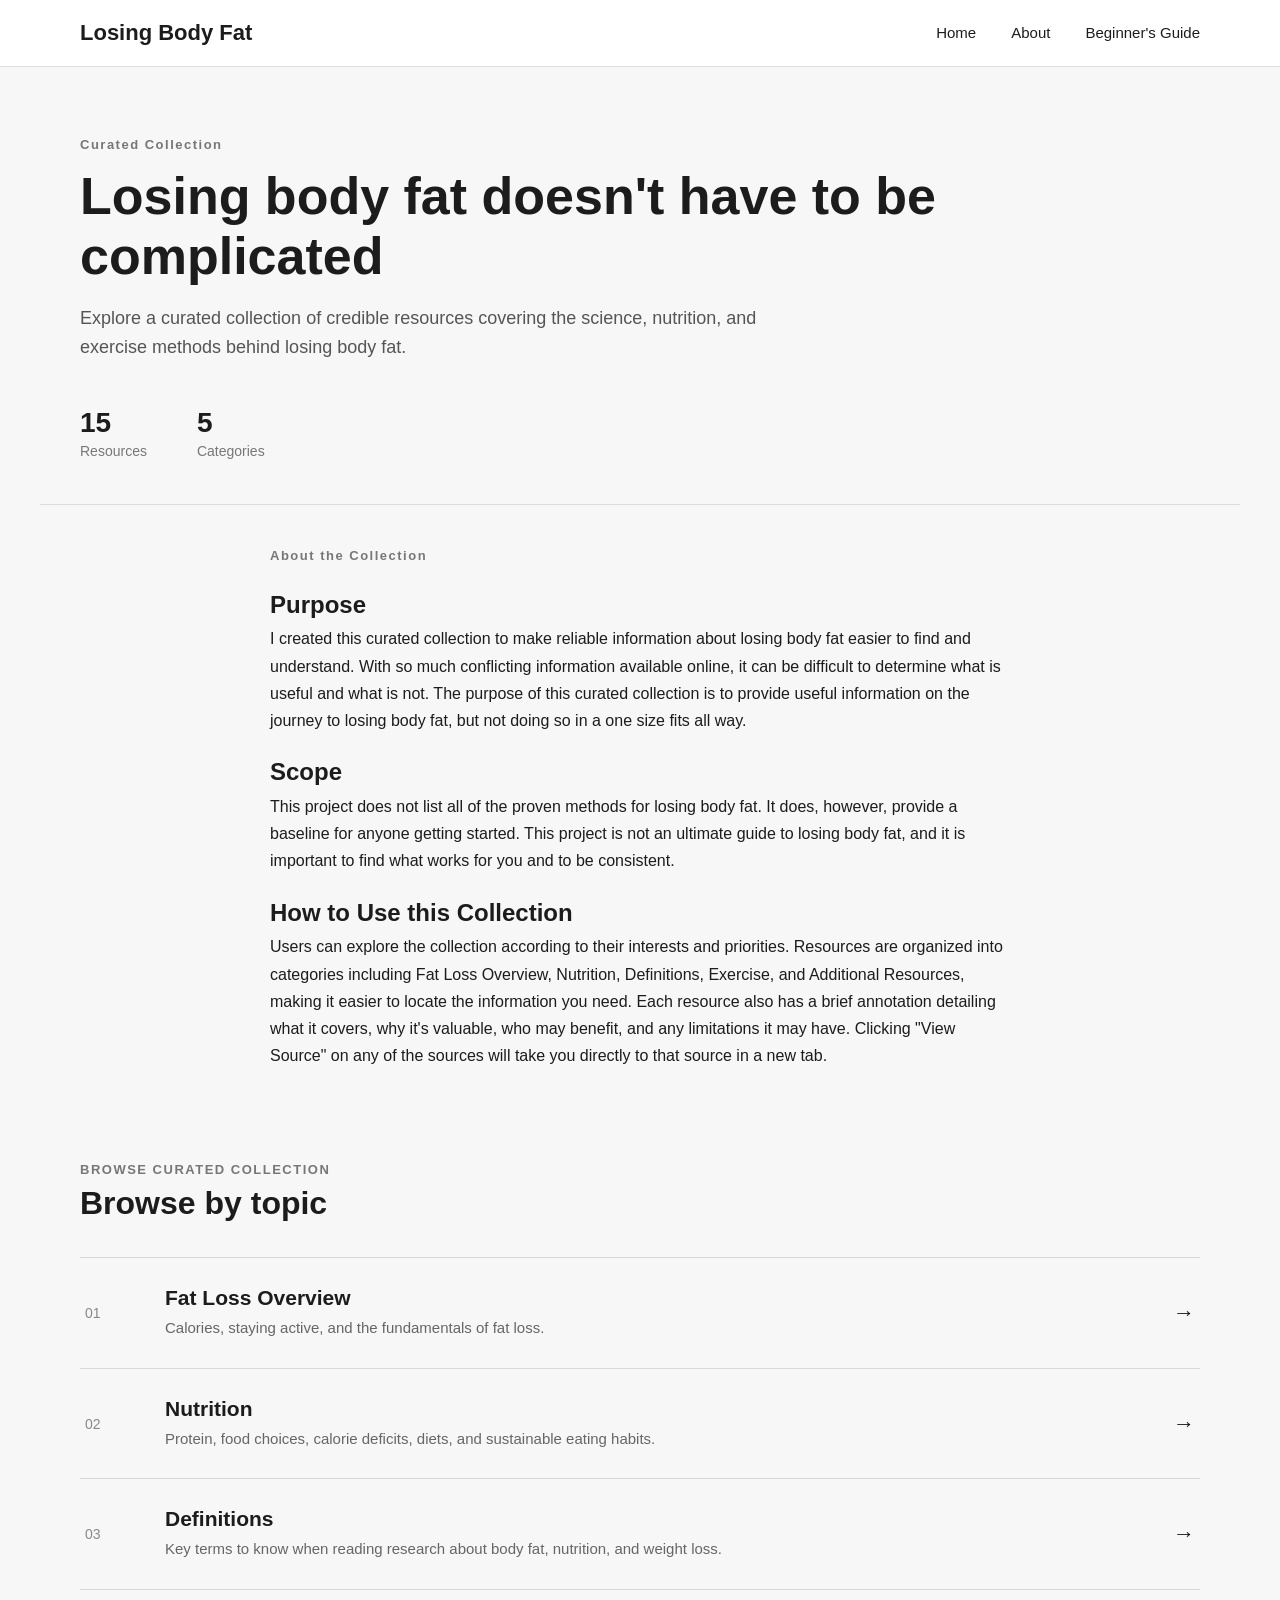
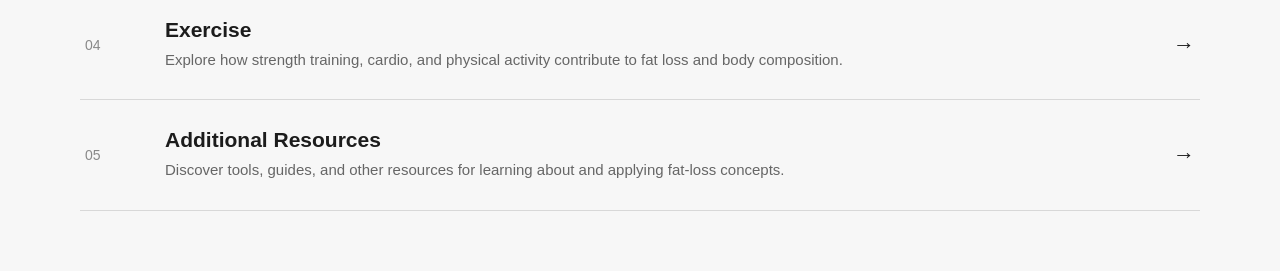
<file: index.html>
<!DOCTYPE html>
<html lang="en">

<head>
    <meta charset="UTF-8">
    <meta name="viewport" content="width=device-width, initial-scale=1.0">
    <title>Losing Body Fat|Curated Collection</title>
    <link rel="stylesheet" href="style.css">
</head>

<body>

    <header>
        <nav>
            <h2 class="logo">Losing Body Fat</h2>
            <ul>
                <li><a href="index.html">Home</a></li>
                <li><a href="#about">About</a></li>
                <li><a href="synthesis.html">Beginner's Guide</a></li>
                <!--<li><a href="#featured">Featured</a></li>-->
            </ul>
        </nav>
    </header>

    <main>
        <section class="hero" id="home">
            <div class="hero-collection">
                <p class="collection-label">Curated Collection</p>
                <h1>Losing body fat doesn't have to be complicated</h1>
                <p class="collection-intro">
                    Explore a curated collection of credible resources covering the science, nutrition, and exercise
                    methods behind losing body fat.
                </p>
            </div>
            <div class="resource-overview">
                <div class="overview-item">
                    <span class="overview-number">15</span>
                    <span class="overview-label">Resources</span>
                </div>
                <div class="overview-item">
                    <span class="overview-number">5</span>
                    <span class="overview-label">Categories</span>
                </div>
            </div>
        </section>
        <section class="intro" id="about">
            <div class="intro-content">
                <p class="section-label">About the Collection</p>
                <h2>Purpose</h2>
                <p>I created this curated collection to make reliable information about losing body fat easier to find
                    and understand. With so much conflicting information available online, it can be difficult to
                    determine what is useful and what is not. The purpose of this curated collection is to provide
                    useful information on the journey to losing body fat, but not doing so in a one size fits all way.
                </p>
                <h2>Scope</h2>
                <p>This project does not list all of the proven methods for losing body fat. It does, however, provide a
                    baseline
                    for
                    anyone getting started. This project is not an ultimate guide to losing body fat, and it is
                    important
                    to find what works for
                    you and to be consistent.</p>
                <h2>How to Use this Collection</h2>
                <p>Users can explore the collection according to their interests and priorities. Resources are organized
                    into categories including Fat Loss Overview, Nutrition, Definitions, Exercise, and Additional
                    Resources, making it easier to locate the information you need. Each resource also has a brief
                    annotation detailing what it covers, why it's valuable, who may benefit, and any limitations it may
                    have. Clicking "View Source" on any of the sources will take you directly to that source in a new
                    tab.</p>
            </div>
        </section>
        <section class="categories" id="categories">

            <div class="section-heading">
                <p class="section-label">BROWSE CURATED COLLECTION</p>
                <h2>Browse by topic</h2>
            </div>
            <div class="category-list">
                <a href="overview.html" class="category-item">
                    <span class="category-number">01</span>
                    <div>
                        <h3>Fat Loss Overview</h3>
                        <p>Calories, staying active, and the fundamentals of fat loss.</p>
                    </div>
                    <span class="arrow">→</span>
                </a>
                <a href="nutrition.html" class="category-item">
                    <span class="category-number">02</span>
                    <div>
                        <h3>Nutrition</h3>
                        <p>Protein, food choices, calorie deficits, diets, and sustainable eating habits.</p>
                    </div>
                    <span class="arrow">→</span>
                </a>
                <a href="definitions.html" class="category-item">

                    <span class="category-number">03</span>
                    <div>
                        <h3>Definitions</h3>
                        <p>Key terms to know when reading research about body fat, nutrition, and weight loss.</p>
                    </div>
                    <span class="arrow">→</span>
                </a>
                <a href="exercise.html" class="category-item">

                    <span class="category-number">04</span>
                    <div>
                        <h3>Exercise</h3>
                        <p>Explore how strength training, cardio, and physical activity contribute to fat loss and body
                            composition.</p>
                    </div>
                    <span class="arrow">→</span>
                </a>
                <a href="addresources.html" class="category-item">

                    <span class="category-number">05</span>
                    <div>
                        <h3>Additional Resources</h3>
                        <p>Discover tools, guides, and other resources for learning about and applying fat-loss
                            concepts.</p>
                    </div>
                    <span class="arrow">→</span>
                </a>

            </div>
        </section>
    </main>
</file>
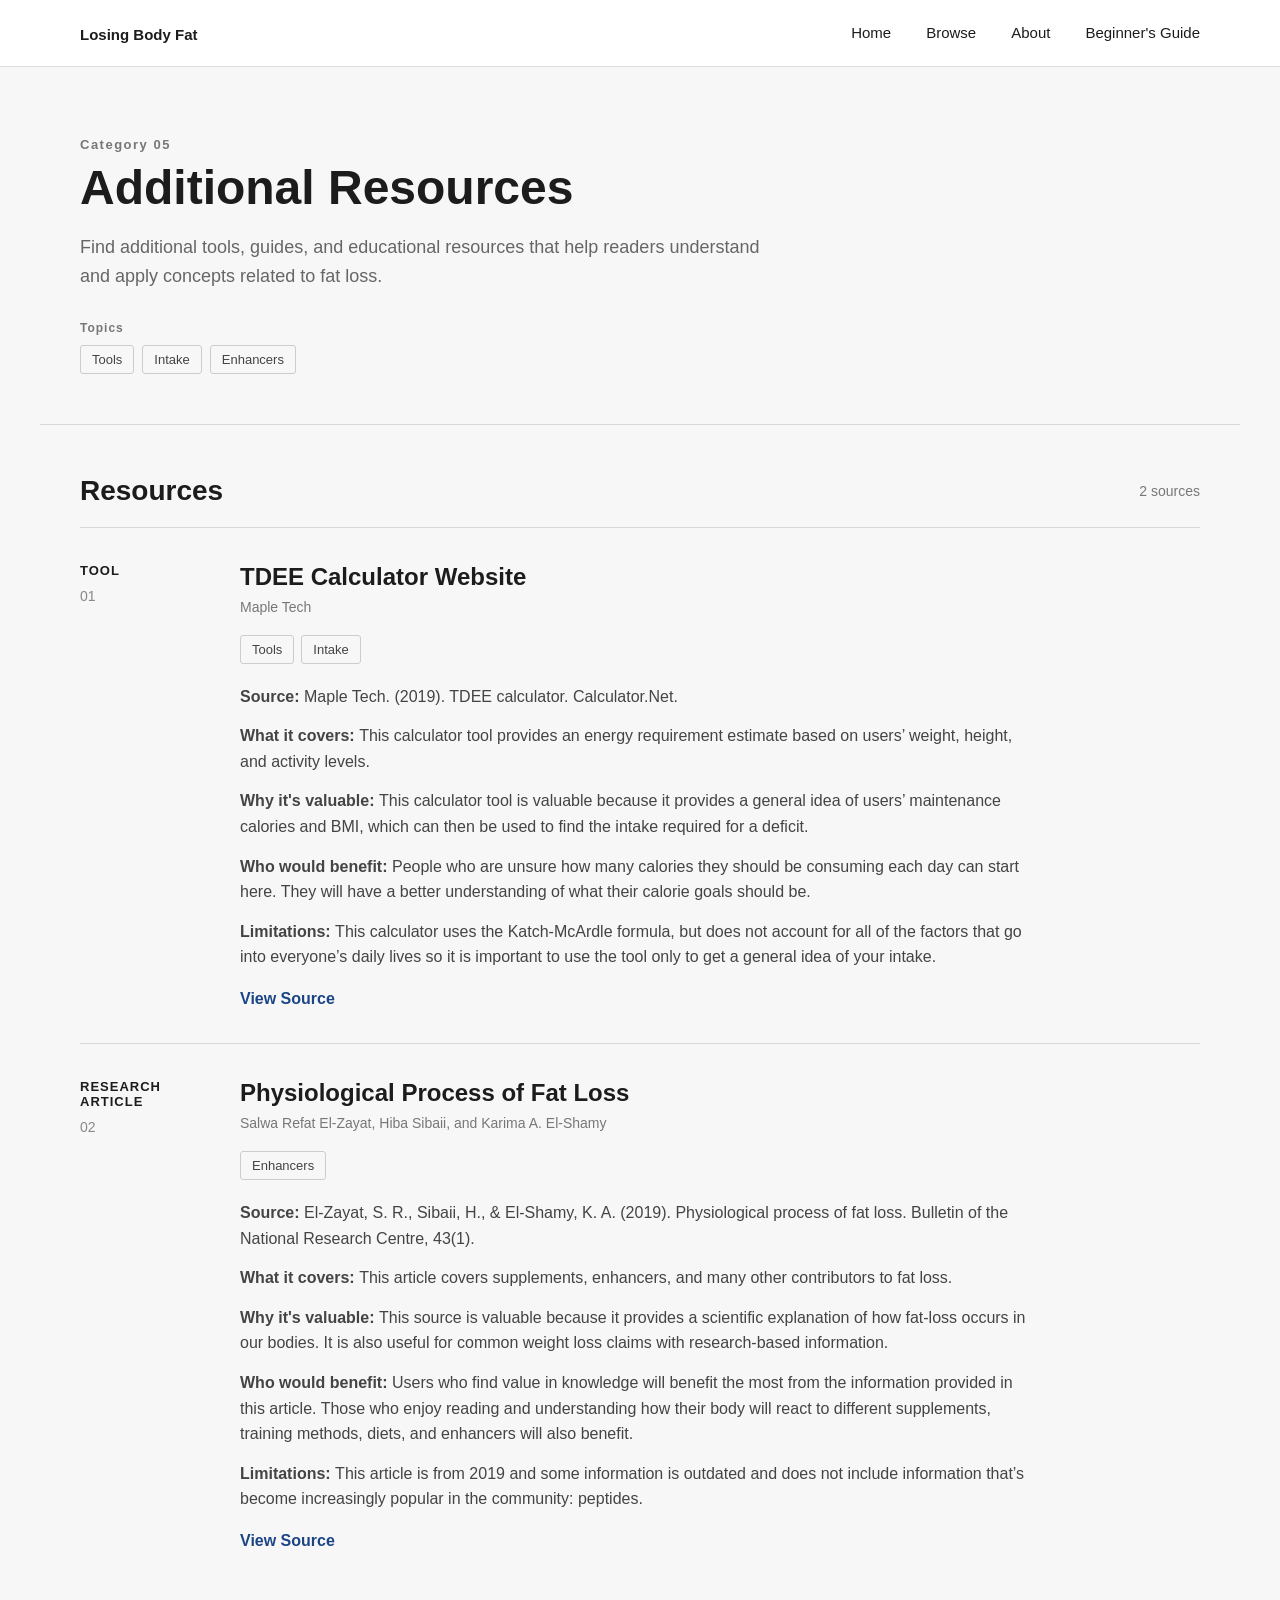
<file: addresources.html>
<!DOCTYPE html>
<html lang="en">

<head>
    <meta charset="UTF-8">
    <meta name="viewport" content="width=device-width, initial-scale=1.0">
    <title>Losing Body Fat Overview|Curated Collection</title>
    <link rel="stylesheet" href="style.css">
</head>

<body>

    <header>
        <nav>
            <h2 class="logo">
                <a href="index.html">Losing Body Fat</a>
            </h2>
            <ul>
                <li><a href="index.html">Home</a></li>
                <li><a href="index.html#categories">Browse</a></li>
                <li><a href="index.html#about">About</a></li>
                <li><a href="synthesis.html">Beginner's Guide</a></li>
            </ul>
        </nav>
    </header>
    <main>
        <section class="category-header">
            <p class="section-label">Category 05</p>
            <h1>Additional Resources</h1>
            <p class="category-description">
                Find additional tools, guides, and educational resources that help readers understand and apply concepts
                related to fat loss.
            </p>
            <div class="topic-tags">
                <span class="tags-label">Topics</span>
                <div class="tags">
                    <a href="#tool">Tools</a>
                    <a href="#intake">Intake</a>
                    <a href="#enhancers">Enhancers</a>
                </div>
            </div>
        </section>
        <section class="resource-section">
            <div class="resource-section-heading">
                <h2>Resources</h2>
                <p>2 sources</p>
            </div>
            <article class="resource-item" id="tdee">
                <div class="resource-meta">
                    <span class="resource-type" id="tool">Tool</span>
                    <span class="resource-number" id="intake">01</span>
                </div>
                <div class="resource-content">
                    <h3>TDEE Calculator Website</h3>
                    <p class="resource-source">
                        Maple Tech
                    </p>
                    <div class="resource-tags">
                        <span>Tools</span>
                        <span>Intake</span>
                    </div>
                    <div class="resource-annotation">
                        <p>
                            <strong>Source:</strong>
                            Maple Tech. (2019). TDEE calculator. Calculator.Net.
                        </p>
                        <p>
                            <strong>What it covers: </strong>
                            This calculator tool provides an energy requirement estimate based on users’ weight, height,
                            and activity levels.
                        </p>
                        <p>
                            <strong>Why it's valuable: </strong>
                            This calculator tool is valuable because it provides a general idea of users’ maintenance
                            calories and BMI, which can
                            then be used to find the intake required for a deficit.
                        </p>
                        <p>
                            <strong>Who would benefit: </strong>
                            People who are unsure how many calories they should be consuming each day can start here.
                            They will have a better
                            understanding of what their calorie goals should be.
                        </p>
                        <p>
                            <strong>Limitations: </strong>
                            This calculator uses the Katch-McArdle formula, but does not account for all of the factors
                            that go into everyone’s
                            daily lives so it is important to use the tool only to get a general idea of your intake.
                        </p>
                    </div>
                    <a href="https://www.calculator.net/tdee-calculator.html" target="_blank" class="resource-link">View
                        Source</a>
                </div>
            </article>
            <article class="resource-item">
                <div class="resource-meta">
                    <span class="resource-type" id="enhancers">Research Article</span>
                    <span class="resource-number">02</span>
                </div>
                <div class="resource-content">
                    <h3>Physiological Process of Fat Loss</h3>
                    <p class="resource-source">
                        Salwa Refat El-Zayat, Hiba Sibaii, and Karima A. El-Shamy
                    </p>
                    <div class="resource-tags">
                        <span>Enhancers</span>
                    </div>
                    <div class="resource-annotation">
                        <p>
                            <strong>Source:</strong>
                            El-Zayat, S. R., Sibaii, H., & El-Shamy, K. A. (2019). Physiological process of fat loss.
                            Bulletin of the National
                            Research Centre, 43(1).
                        </p>
                        <p>
                            <strong>What it covers: </strong>
                            This article covers supplements, enhancers, and many other contributors to fat loss.

                        </p>
                        <p>
                            <strong>Why it's valuable: </strong>
                            This source is valuable because it provides a scientific explanation of how fat-loss occurs
                            in our bodies. It is also useful for common weight loss claims with research-based
                            information.
                        </p>
                        <p>
                            <strong>Who would benefit: </strong>
                            Users who find value in knowledge will benefit the most from the information provided in
                            this article. Those who enjoy
                            reading and understanding how their body will react to different supplements, training
                            methods, diets, and enhancers
                            will also benefit.
                        </p>
                        <p>
                            <strong>Limitations: </strong>
                            This article is from 2019 and some information is outdated and does not include information
                            that’s become increasingly
                            popular in the community: peptides.
                        </p>
                    </div>
                    <a href="https://link.springer.com/article/10.1186/s42269-019-0238-z" target="_blank"
                        class="resource-link">View Source</a>
                </div>
            </article>
            <!--<article class="resource-item">
                <div class="resource-meta">
                    <span class="resource-type">Article</span>
                    <span class="resource-number">03</span>
                </div>
                <div class="resource-content">
                    <h3>(Insert title)</h3>
                    <p class="resource-source">
                        (Insert Author/Org)
                    </p>
                    <div class="resource-tags">
                        <span>Protein</span>
                        <span>Muscle Retention</span>
                    </div>
                    <div class="resource-annotation">
                        <p>
                            <strong>Source:</strong>
                        </p>
                        <p>
                            <strong>What it covers: </strong>
                        </p>
                        <p>
                            <strong>Why it's valuable: </strong>
                        </p>
                        <p>
                            <strong>Who would benefit: </strong>
                        </p>
                        <p>
                            <strong>Limitations: </strong>
                        </p>
                    </div>
                    <a href="insert-url" target="_blank" class="resource-link">View Source</a>
                </div>
            </article>-->
        </section>
    </main>

</body>
</file>
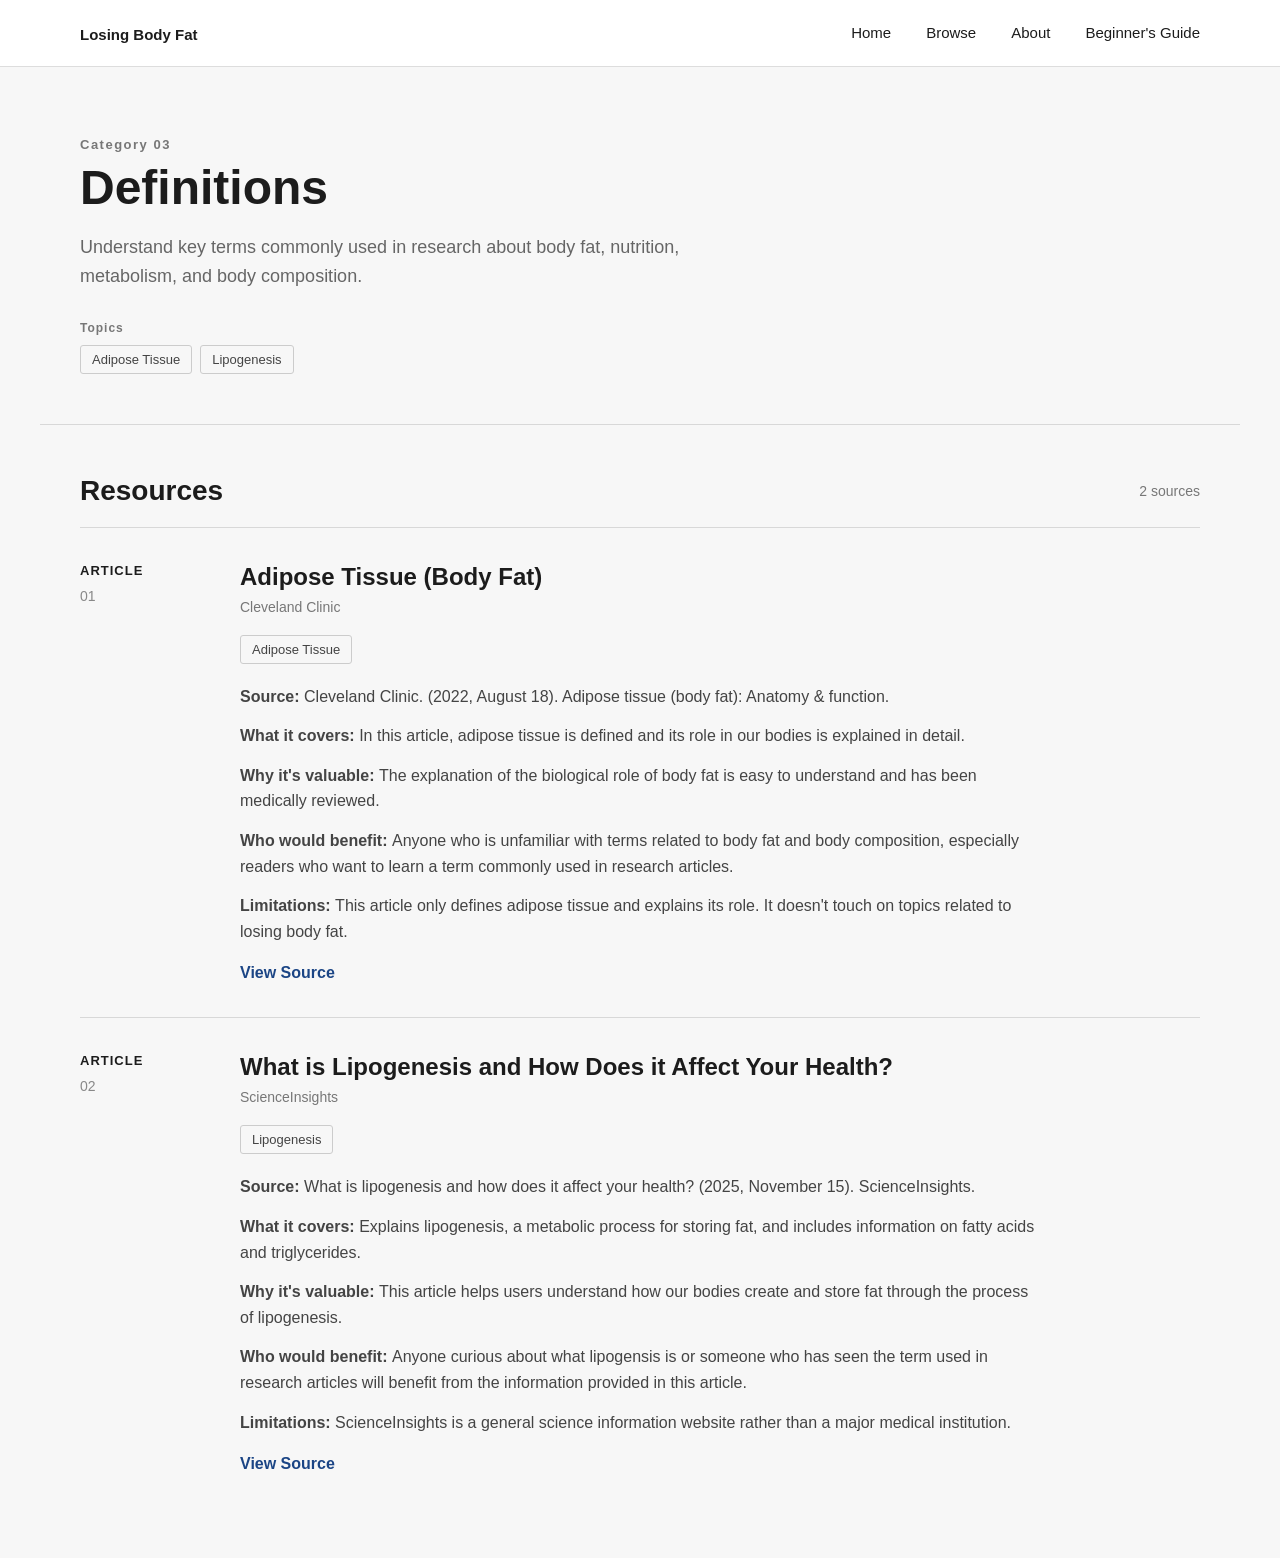
<file: definitions.html>
<!DOCTYPE html>
<html lang="en">

<head>
    <meta charset="UTF-8">
    <meta name="viewport" content="width=device-width, initial-scale=1.0">
    <title>Losing Body Fat Overview|Curated Collection</title>
    <link rel="stylesheet" href="style.css">
</head>

<body>

    <header>
        <nav>
            <h2 class="logo">
                <a href="index.html">Losing Body Fat</a>
            </h2>
            <ul>
                <li><a href="index.html">Home</a></li>
                <li><a href="index.html#categories">Browse</a></li>
                <li><a href="index.html#about">About</a></li>
                <li><a href="synthesis.html">Beginner's Guide</a></li>
            </ul>
        </nav>
    </header>
    <main>
        <section class="category-header">
            <p class="section-label">Category 03</p>
            <h1>Definitions</h1>
            <p class="category-description">
                Understand key terms commonly used in research about body fat, nutrition, metabolism, and body
                composition.
            </p>
            <div class="topic-tags">
                <span class="tags-label">Topics</span>
                <div class="tags">
                    <a href="#adipose-tissue">Adipose Tissue</a>
                    <a href="#lipo">Lipogenesis</a>
                    <!-- <a href="#diets">Diets</a> -->
                </div>
            </div>
        </section>
        <section class="resource-section">
            <div class="resource-section-heading">
                <h2>Resources</h2>
                <p>2 sources</p>
            </div>
            <article class="resource-item" id="adipose-tissue">
                <div class="resource-meta">
                    <span class="resource-type" id="adipose-tissue">Article</span>
                    <span class="resource-number">01</span>
                </div>
                <div class="resource-content">
                    <h3>Adipose Tissue (Body Fat)</h3>
                    <p class="resource-source">
                        Cleveland Clinic
                    </p>
                    <div class="resource-tags">
                        <span>Adipose Tissue</span>
                    </div>
                    <div class="resource-annotation">
                        <p>
                            <strong>Source:</strong>
                            Cleveland Clinic. (2022, August 18). Adipose tissue (body fat): Anatomy & function.

                        </p>
                        <p>
                            <strong>What it covers: </strong>
                            In this article, adipose tissue is defined and its role in our bodies is explained in
                            detail.
                        </p>
                        <p>
                            <strong>Why it's valuable: </strong>
                            The explanation of the biological role of body fat is easy to understand and has been
                            medically reviewed.
                        </p>
                        <p>
                            <strong>Who would benefit: </strong>
                            Anyone who is unfamiliar with terms related to body fat and body composition, especially
                            readers who want to learn a term commonly used in research articles.
                        </p>
                        <p>
                            <strong>Limitations: </strong>
                            This article only defines adipose tissue and explains its role. It doesn't touch on topics
                            related to losing body fat.
                        </p>
                    </div>
                    <a href="https://my.clevelandclinic.org/health/body/24052-adipose-tissue-body-fat" target="_blank"
                        class="resource-link">View Source</a>
                </div>
            </article>
            <article class="resource-item">
                <div class="resource-meta">
                    <span class="resource-type" id="lipo">Article</span>
                    <span class="resource-number">02</span>
                </div>
                <div class="resource-content">
                    <h3>What is Lipogenesis and How Does it Affect Your Health?</h3>
                    <p class="resource-source">
                        ScienceInsights
                    </p>
                    <div class="resource-tags">
                        <span>Lipogenesis</span>
                    </div>
                    <div class="resource-annotation">
                        <p>
                            <strong>Source:</strong>
                            What is lipogenesis and how does it affect your health? (2025, November 15).
                            ScienceInsights.
                        </p>
                        <p>
                            <strong>What it covers: </strong>
                            Explains lipogenesis, a metabolic process for storing fat, and includes information on fatty
                            acids and triglycerides.
                        </p>
                        <p>
                            <strong>Why it's valuable: </strong>
                            This article helps users understand how our bodies create and store fat through the process
                            of lipogenesis.
                        </p>
                        <p>
                            <strong>Who would benefit: </strong>
                            Anyone curious about what lipogensis is or someone who has seen the term used in research
                            articles will benefit from the information provided in this article.
                        </p>
                        <p>
                            <strong>Limitations: </strong>
                            ScienceInsights is a general science information website rather than a major medical
                            institution.

                        </p>
                    </div>
                    <a href="https://scienceinsights.org/what-is-lipogenesis-and-how-does-it-affect-your-health/"
                        target="_blank" class="resource-link">View Source</a>
                </div>
            </article>
            <!--<article class="resource-item">
                <div class="resource-meta">
                    <span class="resource-type">Article</span>
                    <span class="resource-number">01</span>
                </div>
                <div class="resource-content">
                    <h3>(Insert title)</h3>
                    <p class="resource-source">
                        (Insert Author/Org)
                    </p>
                    <div class="resource-tags">
                        <span>Protein</span>
                        <span>Muscle Retention</span>
                    </div>
                    <div class="resource-annotation">
                        <p>
                            <strong>Source:</strong>
                        </p>
                        <p>
                            <strong>What it covers: </strong>
                        </p>
                        <p>
                            <strong>Why it's valuable: </strong>
                        </p>
                        <p>
                            <strong>Who would benefit: </strong>
                        </p>
                        <p>
                            <strong>Limitations: </strong>
                        </p>
                    </div>
                    <a href="insert-url" target="_blank" class="resource-link">View Source</a>
                </div>
            </article>-->
        </section>
    </main>

</body>
</file>
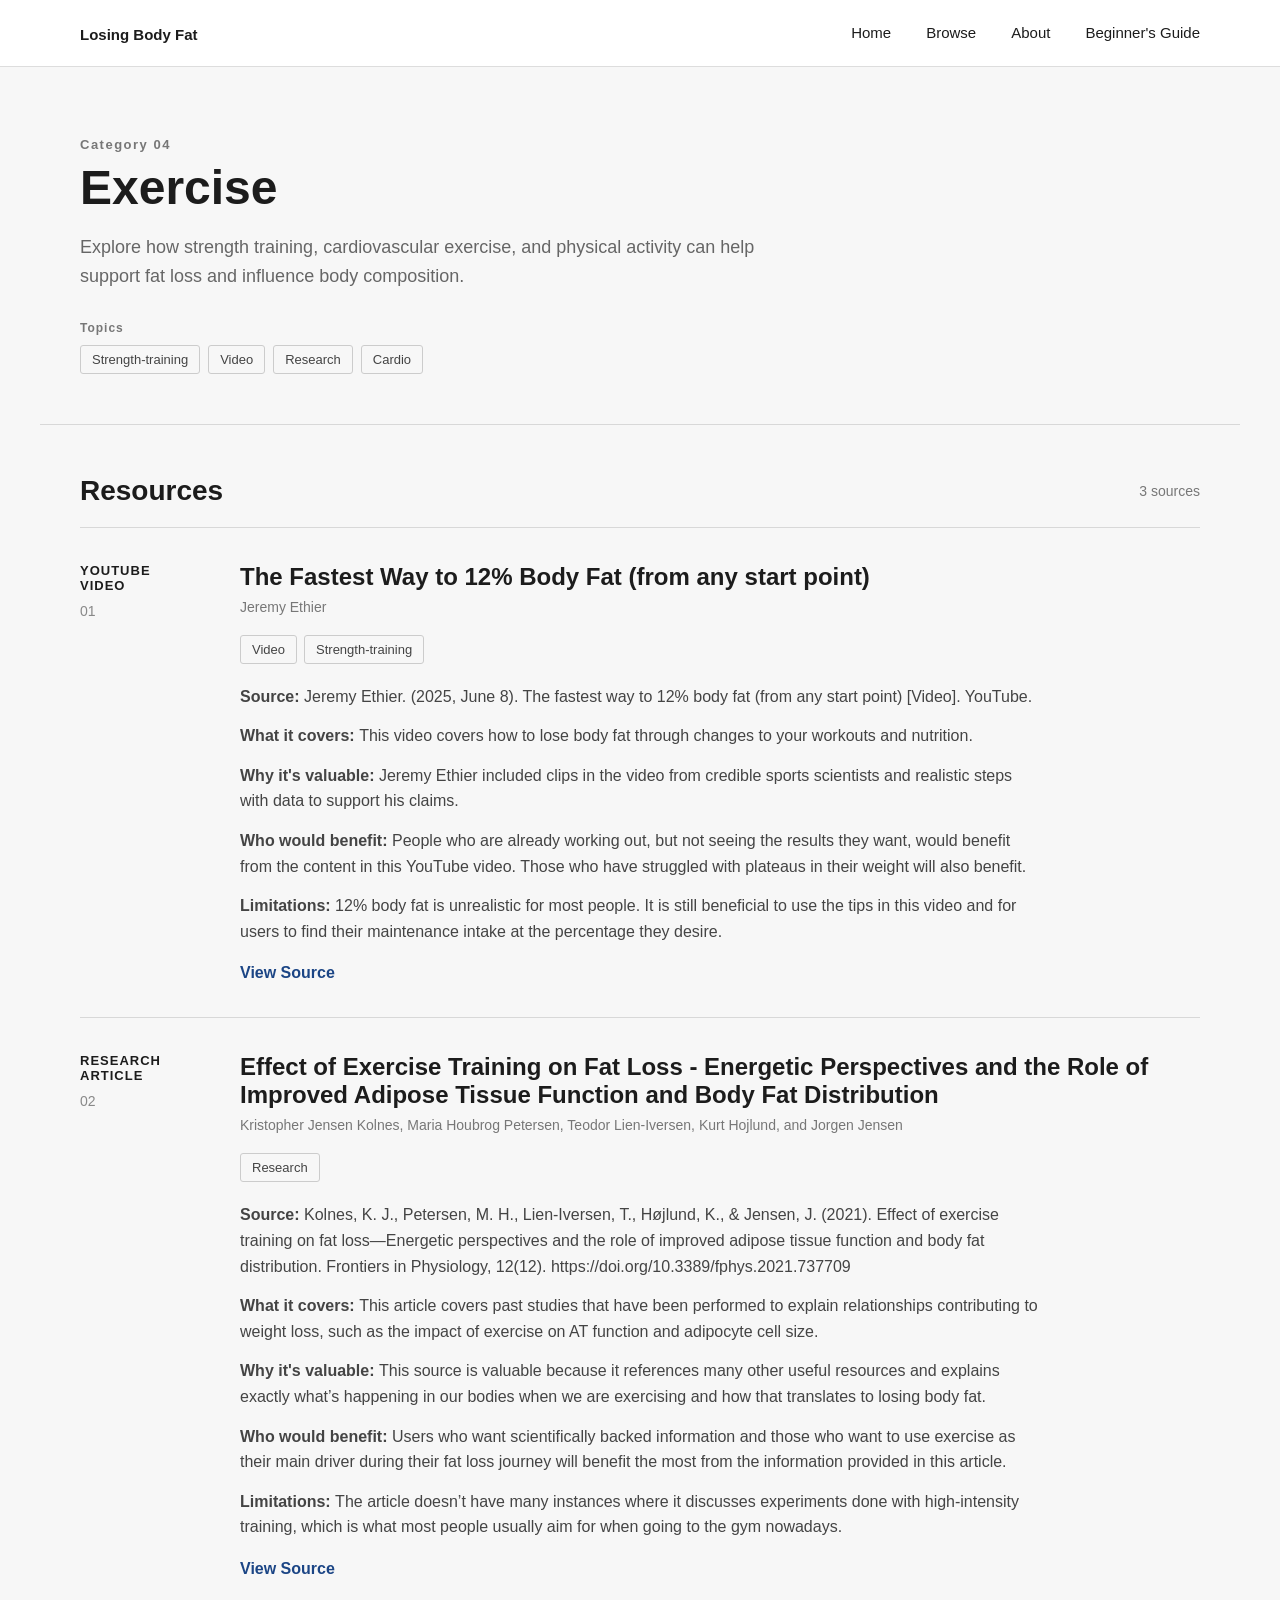
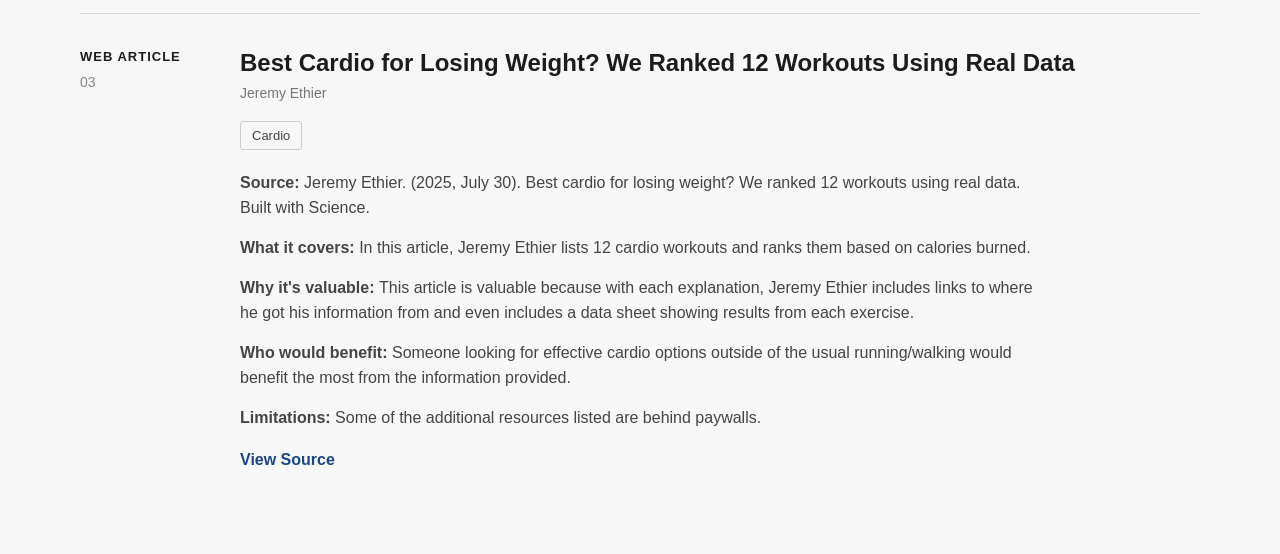
<file: exercise.html>
<!DOCTYPE html>
<html lang="en">

<head>
    <meta charset="UTF-8">
    <meta name="viewport" content="width=device-width, initial-scale=1.0">
    <title>Losing Body Fat Overview|Curated Collection</title>
    <link rel="stylesheet" href="style.css">
</head>

<body>

    <header>
        <nav>
            <h2 class="logo">
                <a href="index.html">Losing Body Fat</a>
            </h2>
            <ul>
                <li><a href="index.html">Home</a></li>
                <li><a href="index.html#categories">Browse</a></li>
                <li><a href="index.html#about">About</a></li>
                <li><a href="synthesis.html">Beginner's Guide</a></li>
            </ul>
        </nav>
    </header>
    <main>
        <section class="category-header">
            <p class="section-label">Category 04</p>
            <h1>Exercise</h1>
            <p class="category-description">
                Explore how strength training, cardiovascular exercise, and physical activity can help support fat loss
                and influence body composition.
            </p>
            <div class="topic-tags">
                <span class="tags-label">Topics</span>
                <div class="tags">
                    <a href="#strength-training">Strength-training</a>
                    <a href="#video">Video</a>
                    <a href="#research">Research</a>
                    <a href="#cardio">Cardio</a>
                </div>
            </div>
        </section>
        <section class="resource-section">
            <div class="resource-section-heading">
                <h2>Resources</h2>
                <p>3 sources</p>
            </div>
            <article class="resource-item" id="jerm">
                <div class="resource-meta">
                    <span class="resource-type" id="video">YouTube Video</span>
                    <span class="resource-number" id="strength-training">01</span>
                </div>
                <div class="resource-content">
                    <h3>The Fastest Way to 12% Body Fat (from any start point)</h3>
                    <p class="resource-source">
                        Jeremy Ethier
                    </p>
                    <div class="resource-tags">
                        <span>Video</span>
                        <span>Strength-training</span>
                    </div>
                    <div class="resource-annotation">
                        <p>
                            <strong>Source:</strong>
                            Jeremy Ethier. (2025, June 8). The fastest way to 12% body fat (from any start point)
                            [Video]. YouTube.

                        </p>
                        <p>
                            <strong>What it covers: </strong>
                            This video covers how to lose body fat through changes to your workouts and nutrition.
                        </p>
                        <p>
                            <strong>Why it's valuable: </strong>
                            Jeremy Ethier included clips in the video from credible sports scientists and realistic
                            steps with data to support his
                            claims.
                        </p>
                        <p>
                            <strong>Who would benefit: </strong>
                            People who are already working out, but not seeing the results they want, would benefit from
                            the content in this YouTube
                            video. Those who have struggled with plateaus in their weight will also benefit.
                        </p>
                        <p>
                            <strong>Limitations: </strong>
                            12% body fat is unrealistic for most people. It is still beneficial to use the tips in this
                            video and for users to find
                            their maintenance intake at the percentage they desire.
                        </p>
                    </div>
                    <a href="https://www.youtube.com/watch?v=BPjmmZlDhNc" target="_blank" class="resource-link">View
                        Source</a>
                </div>
            </article>
            <article class="resource-item" id="frontiers">
                <div class="resource-meta">
                    <span class="resource-type" id="research">Research Article</span>
                    <span class="resource-number">02</span>
                </div>
                <div class="resource-content">
                    <h3>Effect of Exercise Training on Fat Loss - Energetic Perspectives and the Role of Improved
                        Adipose Tissue Function and Body Fat Distribution</h3>
                    <p class="resource-source">
                        Kristopher Jensen Kolnes, Maria Houbrog Petersen, Teodor Lien-Iversen, Kurt Hojlund, and Jorgen
                        Jensen
                    </p>
                    <div class="resource-tags">
                        <span>Research</span>
                    </div>
                    <div class="resource-annotation">
                        <p>
                            <strong>Source:</strong>
                            Kolnes, K. J., Petersen, M. H., Lien-Iversen, T., Højlund, K., & Jensen, J. (2021). Effect
                            of exercise training on fat
                            loss—Energetic perspectives and the role of improved adipose tissue function and body fat
                            distribution. Frontiers in
                            Physiology, 12(12). https://doi.org/10.3389/fphys.2021.737709
                        </p>
                        <p>
                            <strong>What it covers: </strong>
                            This article covers past studies that have been performed to explain relationships
                            contributing to weight loss, such as
                            the impact of exercise on AT function and adipocyte cell size.
                        </p>
                        <p>
                            <strong>Why it's valuable: </strong>
                            This source is valuable because it references many other useful resources and explains
                            exactly what’s happening in our
                            bodies when we are exercising and how that translates to losing body fat.
                        </p>
                        <p>
                            <strong>Who would benefit: </strong>
                            Users who want scientifically backed information and those who want to use exercise as their
                            main driver during their
                            fat loss journey will benefit the most from the information provided in this article.
                        </p>
                        <p>
                            <strong>Limitations: </strong>
                            The article doesn’t have many instances where it discusses experiments done with
                            high-intensity training, which is what
                            most people usually aim for when going to the gym nowadays.
                        </p>
                    </div>
                    <a href="https://www.frontiersin.org/journals/physiology/articles/10.3389/fphys.2021.737709/full?dps_paged=13&;amp;blog_category=medications%2B&lang=en&sp=google&upv=3&blog_category=Blog,Weight+loss,Weight+management"
                        target="_blank" class="resource-link">View Source</a>
                </div>
            </article>
            <article class="resource-item">
                <div class="resource-meta">
                    <span class="resource-type" id="cardio">Web Article</span>
                    <span class="resource-number">03</span>
                </div>
                <div class="resource-content">
                    <h3>Best Cardio for Losing Weight? We Ranked 12 Workouts Using Real Data</h3>
                    <p class="resource-source">
                        Jeremy Ethier
                    </p>
                    <div class="resource-tags">
                        <span>Cardio</span>
                    </div>
                    <div class="resource-annotation">
                        <p>
                            <strong>Source:</strong>
                            Jeremy Ethier. (2025, July 30). Best cardio for losing weight? We ranked 12 workouts using
                            real data.
                            Built with Science.
                        </p>
                        <p>
                            <strong>What it covers: </strong>
                            In this article, Jeremy Ethier lists 12 cardio workouts and ranks them based on calories
                            burned.
                        </p>
                        <p>
                            <strong>Why it's valuable: </strong>
                            This article is valuable because with each explanation, Jeremy Ethier includes links to
                            where he got his information from and even includes a data sheet showing results from each
                            exercise.
                        </p>
                        <p>
                            <strong>Who would benefit: </strong>
                            Someone looking for effective cardio options outside of the usual running/walking would
                            benefit the most from the information provided.
                        </p>
                        <p>
                            <strong>Limitations: </strong>
                            Some of the additional resources listed are behind paywalls.

                        </p>
                    </div>
                    <a href="https://builtwithscience.com/fitness-tips/best-cardio-for-losing-weight/" target="_blank"
                        class="resource-link">View Source</a>
                </div>
            </article>
        </section>
    </main>

</body>
</file>
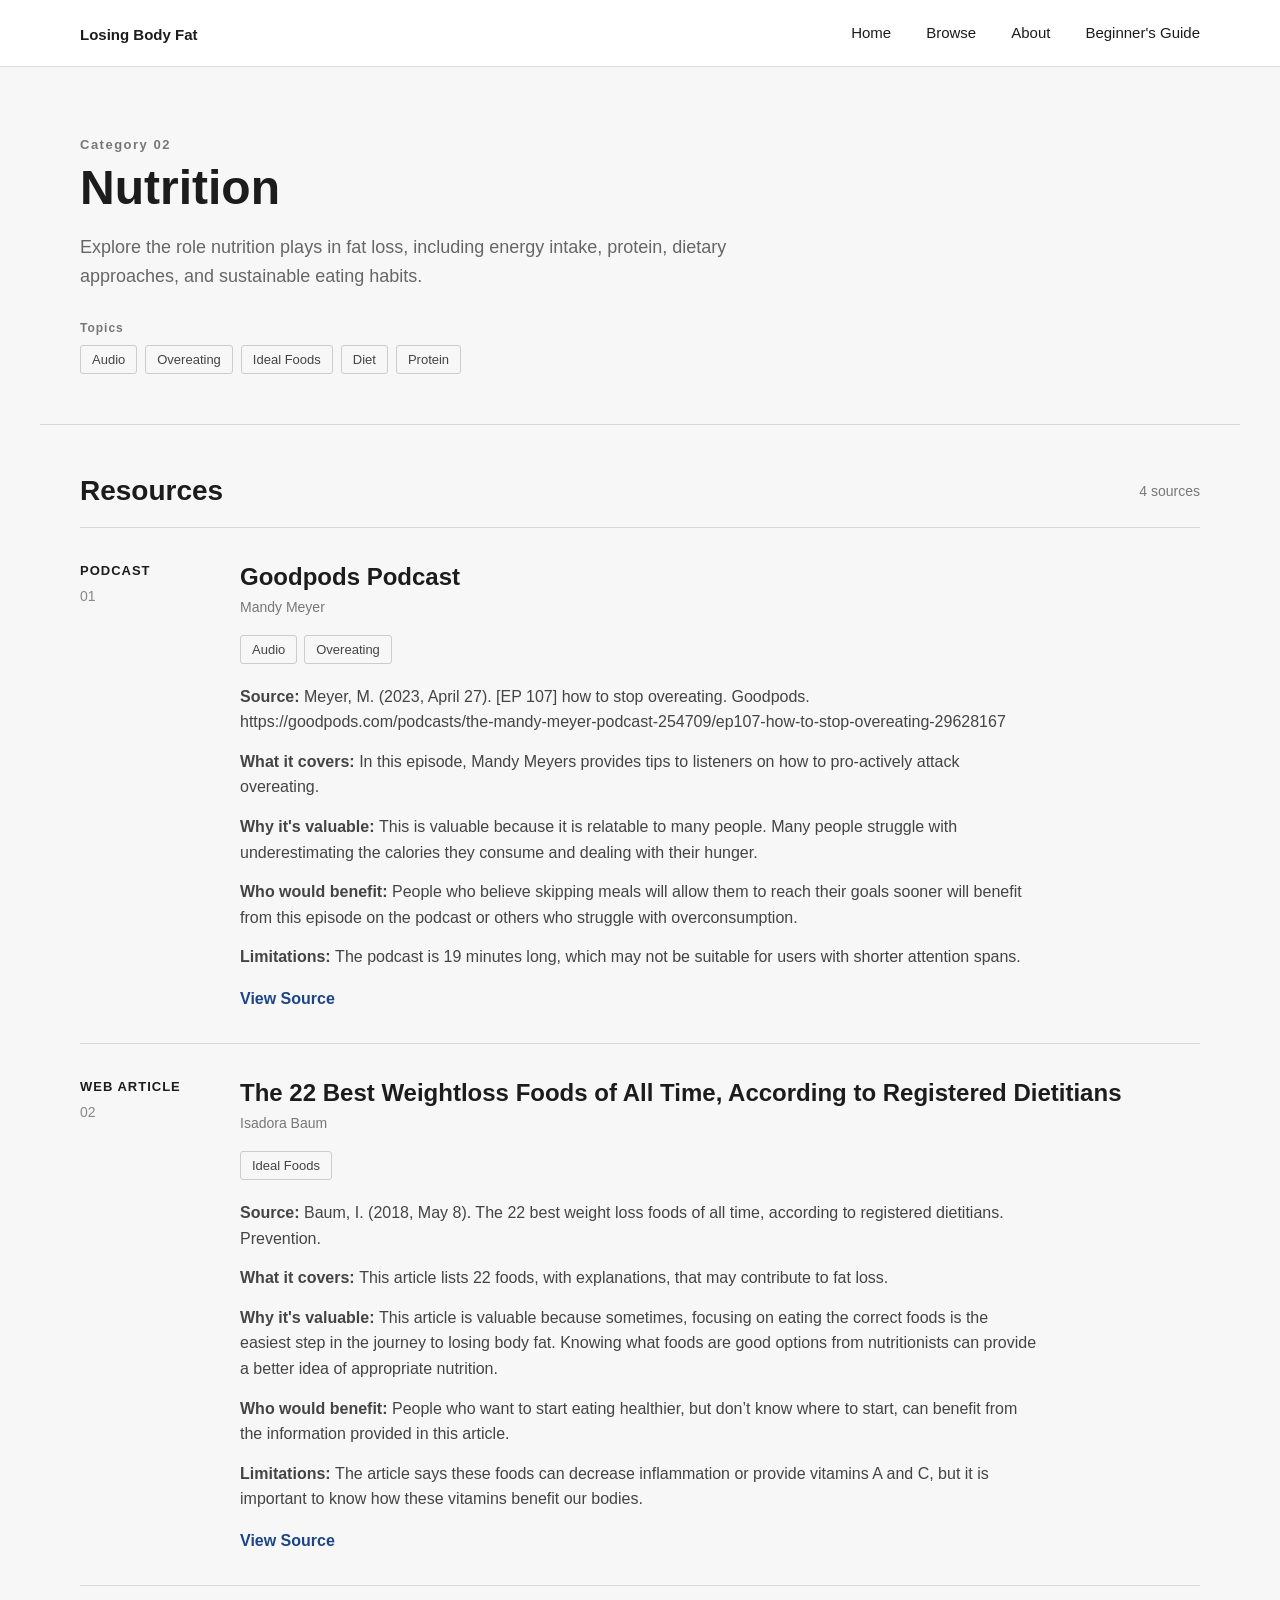
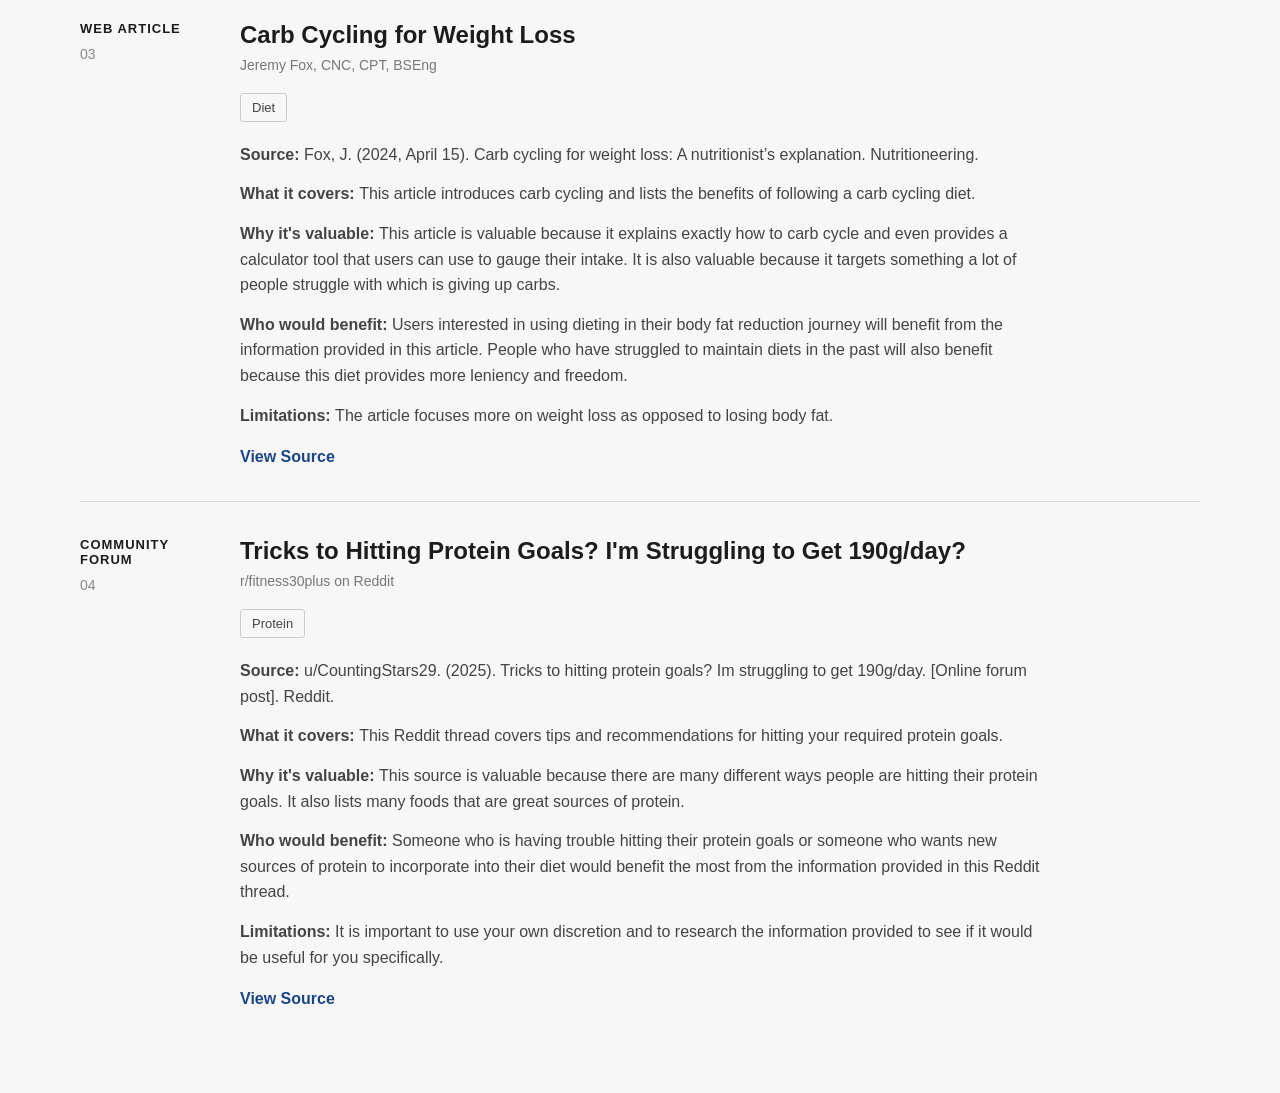
<file: nutrition.html>
<!DOCTYPE html>
<html lang="en">

<head>
    <meta charset="UTF-8">
    <meta name="viewport" content="width=device-width, initial-scale=1.0">
    <title>Losing Body Fat Overview|Curated Collection</title>
    <link rel="stylesheet" href="style.css">
</head>

<body>

    <header>
        <nav>
            <h2 class="logo">
                <a href="index.html">Losing Body Fat</a>
            </h2>
            <ul>
                <li><a href="index.html">Home</a></li>
                <li><a href="index.html#categories">Browse</a></li>
                <li><a href="index.html#about">About</a></li>
                <li><a href="synthesis.html">Beginner's Guide</a></li>
            </ul>
        </nav>
    </header>
    <main>
        <section class="category-header">
            <p class="section-label">Category 02</p>
            <h1>Nutrition</h1>
            <p class="category-description">
                Explore the role nutrition plays in fat loss, including energy intake, protein, dietary approaches, and
                sustainable eating habits.
            </p>
            <div class="topic-tags">
                <span class="tags-label">Topics</span>
                <div class="tags">
                    <a href="#audio">Audio</a>
                    <a href="#overeating">Overeating</a>
                    <a href="#ideal-foods">Ideal Foods</a>
                    <a href="#diet">Diet</a>
                    <a href="#protein">Protein</a>
                </div>
            </div>
        </section>
        <section class="resource-section">
            <div class="resource-section-heading">
                <h2>Resources</h2>
                <p>4 sources</p>
            </div>
            <article class="resource-item" id="overeating">
                <div class="resource-meta">
                    <span class="resource-type" id="audio">Podcast</span>
                    <span class="resource-number" id="overeating">01</span>
                </div>
                <div class="resource-content">
                    <h3>Goodpods Podcast</h3>
                    <p class="resource-source">
                        Mandy Meyer
                    </p>
                    <div class="resource-tags">
                        <span>Audio</span>
                        <span>Overeating</span>
                    </div>
                    <div class="resource-annotation">
                        <p>
                            <strong>Source:</strong>
                            Meyer, M. (2023, April 27). [EP 107] how to stop overeating. Goodpods.
                            https://goodpods.com/podcasts/the-mandy-meyer-podcast-254709/ep107-how-to-stop-overeating-29628167
                        </p>
                        <p>
                            <strong>What it covers: </strong>
                            In this episode, Mandy Meyers provides tips to listeners on how to pro-actively attack
                            overeating.
                        </p>
                        <p>
                            <strong>Why it's valuable: </strong>
                            This is valuable because it is relatable to many people. Many people struggle with
                            underestimating the calories they
                            consume and dealing with their hunger.
                        </p>
                        <p>
                            <strong>Who would benefit: </strong>
                            People who believe skipping meals will allow them to reach their goals sooner will benefit
                            from this episode on the
                            podcast or others who struggle with overconsumption.
                        </p>
                        <p>
                            <strong>Limitations: </strong>
                            The podcast is 19 minutes long, which may not be suitable for users with shorter attention
                            spans.
                        </p>
                    </div>
                    <a href="https://goodpods.com/podcasts/the-mandy-meyer-podcast-254709/ep107-how-to-stop-overeating-29628167"
                        target="_blank" class="resource-link">View Source</a>
                </div>
            </article>
            <article class="resource-item">
                <div class="resource-meta">
                    <span class="resource-type" id="ideal-foods">Web Article</span>
                    <span class="resource-number">02</span>
                </div>
                <div class="resource-content">
                    <h3>The 22 Best Weightloss Foods of All Time, According to Registered Dietitians</h3>
                    <p class="resource-source">
                        Isadora Baum
                    </p>
                    <div class="resource-tags">
                        <span>Ideal Foods</span>
                    </div>
                    <div class="resource-annotation">
                        <p>
                            <strong>Source:</strong>
                            Baum, I. (2018, May 8). The 22 best weight loss foods of all time, according to registered
                            dietitians. Prevention.
                        </p>
                        <p>
                            <strong>What it covers: </strong>
                            This article lists 22 foods, with explanations, that may contribute to fat loss.
                        </p>
                        <p>
                            <strong>Why it's valuable: </strong>
                            This article is valuable because sometimes, focusing on eating the correct foods is the
                            easiest step in the journey to
                            losing body fat. Knowing what foods are good options from nutritionists can provide a better
                            idea of appropriate
                            nutrition.
                        </p>
                        <p>
                            <strong>Who would benefit: </strong>
                            People who want to start eating healthier, but don’t know where to start, can benefit from
                            the information provided in
                            this article.
                        </p>
                        <p>
                            <strong>Limitations: </strong>
                            The article says these foods can decrease inflammation or provide vitamins A and C, but it
                            is important to know how
                            these vitamins benefit our bodies.
                        </p>
                    </div>
                    <a href="https://www.prevention.com/weight-loss/g20501369/eating-rules-for-faster-weight-loss/?utm_source=bing&utm_medium=cpc&utm_campaign=mgu_bg_pre_md_dsa_prog_org_us_g20501369&msclkid=b7534886620a1abf3e49221bd2e1985b"
                        target="_blank" class="resource-link">View Source</a>
                </div>
            </article>
            <article class="resource-item">
                <div class="resource-meta">
                    <span class="resource-type" id="diet">Web Article</span>
                    <span class="resource-number">03</span>
                </div>
                <div class="resource-content">
                    <h3>Carb Cycling for Weight Loss</h3>
                    <p class="resource-source">
                        Jeremy Fox, CNC, CPT, BSEng
                    </p>
                    <div class="resource-tags">
                        <span>Diet</span>
                    </div>
                    <div class="resource-annotation">
                        <p>
                            <strong>Source:</strong>
                            Fox, J. (2024, April 15). Carb cycling for weight loss: A nutritionist’s explanation.
                            Nutritioneering.
                        </p>
                        <p>
                            <strong>What it covers: </strong>
                            This article introduces carb cycling and lists the benefits of following a carb cycling
                            diet.
                        </p>
                        <p>
                            <strong>Why it's valuable: </strong>
                            This article is valuable because it explains exactly how to carb cycle and even provides a
                            calculator tool that users
                            can use to gauge their intake. It is also valuable because it targets something a lot of
                            people struggle with which is
                            giving up carbs.
                        </p>
                        <p>
                            <strong>Who would benefit: </strong>
                            Users interested in using dieting in their body fat reduction journey will benefit from the
                            information provided in this
                            article. People who have struggled to maintain diets in the past will also benefit because
                            this diet provides more
                            leniency and freedom.
                        </p>
                        <p>
                            <strong>Limitations: </strong>
                            The article focuses more on weight loss as opposed to losing body fat.
                        </p>
                    </div>
                    <a href="https://www.bodybuildingmealplan.com/carb-cycling/?utm_source=bing&utm_medium=cpc&utm_campaign=carb_cycling&msclkid=faa831a865bb11fe72645b2f0da62556"
                        target="_blank" class="resource-link">View Source</a>
                </div>
            </article>
            <article class="resource-item">
                <div class="resource-meta">
                    <span class="resource-type" id="protein">Community Forum</span>
                    <span class="resource-number">04</span>
                </div>
                <div class="resource-content">
                    <h3>Tricks to Hitting Protein Goals? I'm Struggling to Get 190g/day?</h3>
                    <p class="resource-source">
                        r/fitness30plus on Reddit

                    </p>
                    <div class="resource-tags">
                        <span>Protein</span>
                    </div>
                    <div class="resource-annotation">
                        <p>
                            <strong>Source:</strong>
                            u/CountingStars29. (2025). Tricks to hitting protein goals? Im struggling to get 190g/day.
                            [Online forum post]. Reddit.
                        </p>
                        <p>
                            <strong>What it covers: </strong>
                            This Reddit thread covers tips and recommendations for hitting your required protein goals.
                        </p>
                        <p>
                            <strong>Why it's valuable: </strong>
                            This source is valuable because there are many different ways people are hitting their
                            protein goals. It also lists many foods that are great sources of protein.
                        </p>
                        <p>
                            <strong>Who would benefit: </strong>
                            Someone who is having trouble hitting their protein goals or someone who wants new sources
                            of protein to incorporate into their diet would benefit the most from the information
                            provided in this Reddit thread.
                        </p>
                        <p>
                            <strong>Limitations: </strong>
                            It is important to use your own discretion and to research the information provided to see
                            if it would be useful for you specifically.
                        </p>
                    </div>
                    <a href="https://www.reddit.com/r/fitness30plus/comments/1lqp12h/tricks_to_hitting_protein_goals_im_struggling_to/"
                        target="_blank" class="resource-link">View Source</a>
                </div>
            </article>
            <!--<article class="resource-item">
                <div class="resource-meta">
                    <span class="resource-type">Article</span>
                    <span class="resource-number">01</span>
                </div>
                <div class="resource-content">
                    <h3>(Insert title)</h3>
                    <p class="resource-source">
                        (Insert Author/Org)
                    </p>
                    <div class="resource-tags">
                        <span>Protein</span>
                        <span>Muscle Retention</span>
                    </div>
                    <div class="resource-annotation">
                        <p>
                            <strong>Source:</strong>
                        </p>
                        <p>
                            <strong>What it covers: </strong>
                        </p>
                        <p>
                            <strong>Why it's valuable: </strong>
                        </p>
                        <p>
                            <strong>Who would benefit: </strong>
                        </p>
                        <p>
                            <strong>Limitations: </strong>
                        </p>
                    </div>
                    <a href="insert-url" target="_blank" class="resource-link">View Source</a>
                </div>
            </article> -->
        </section>
    </main>

</body>
</file>
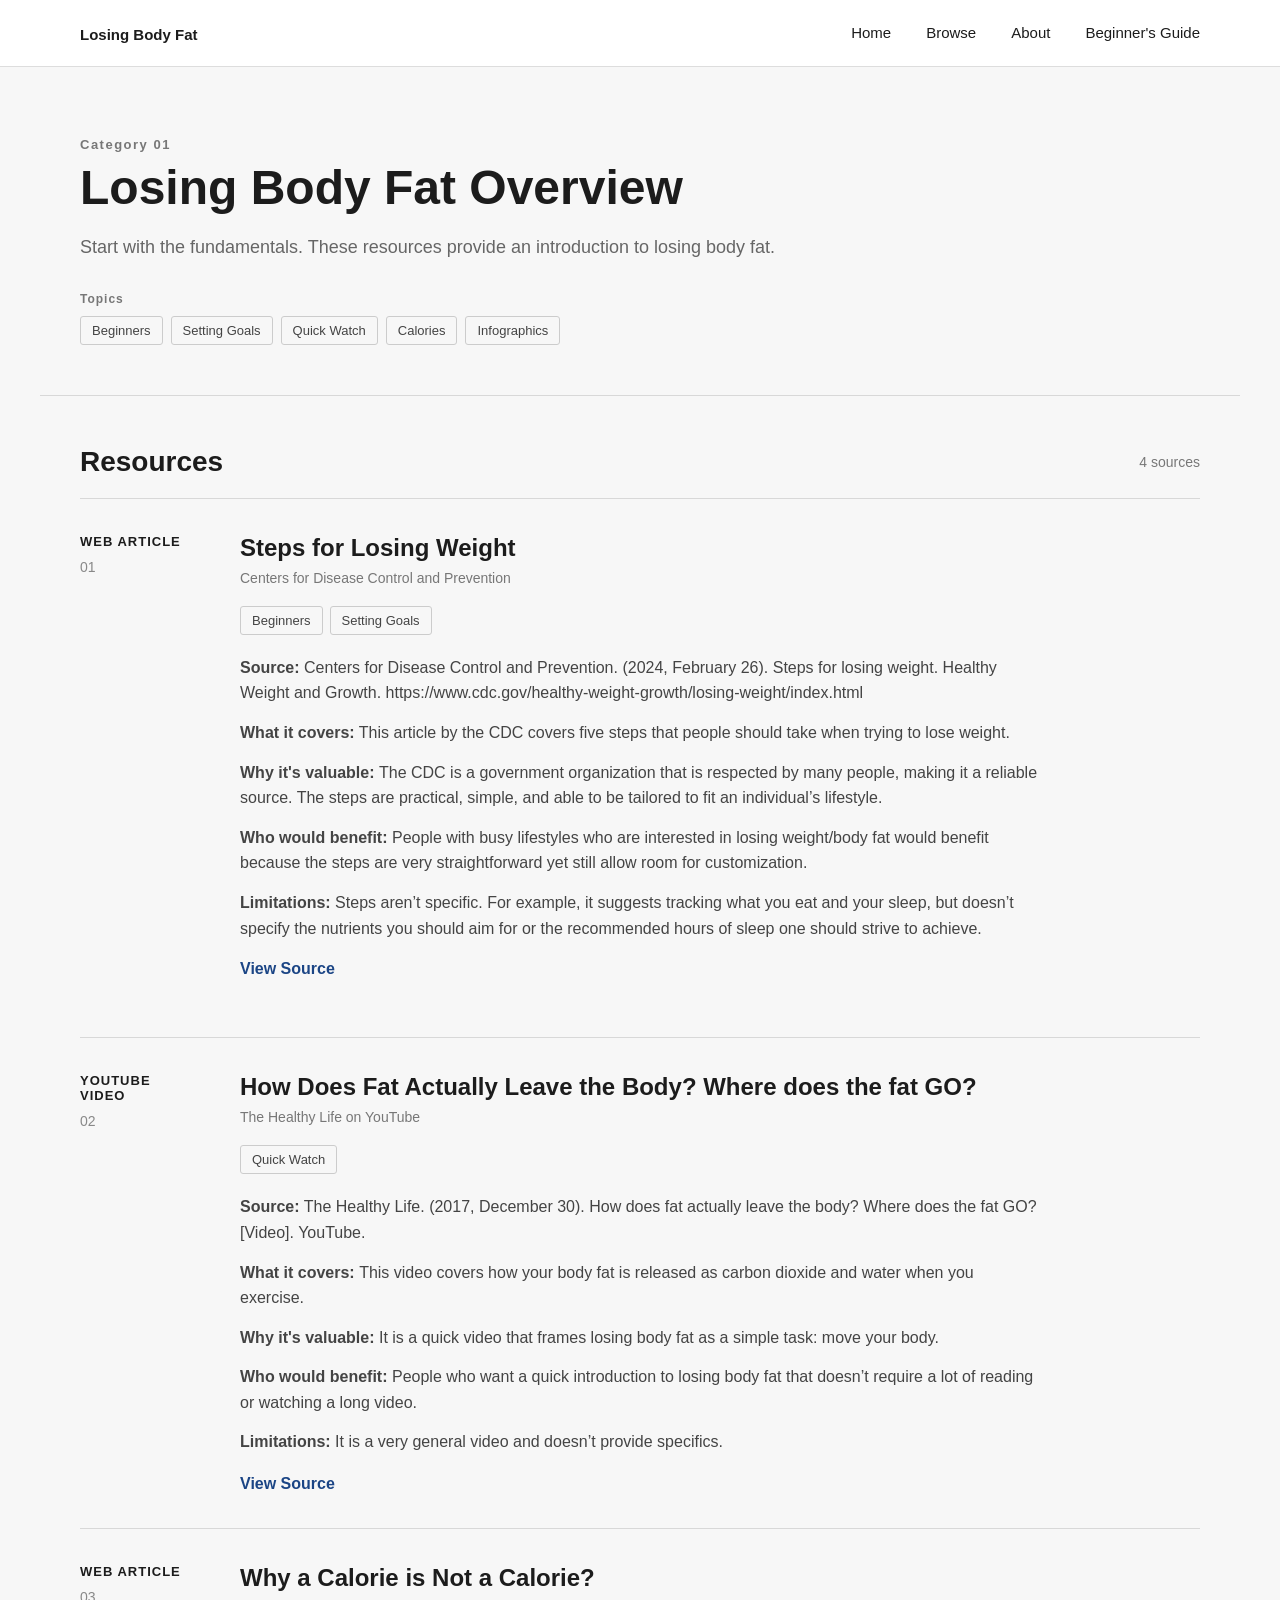
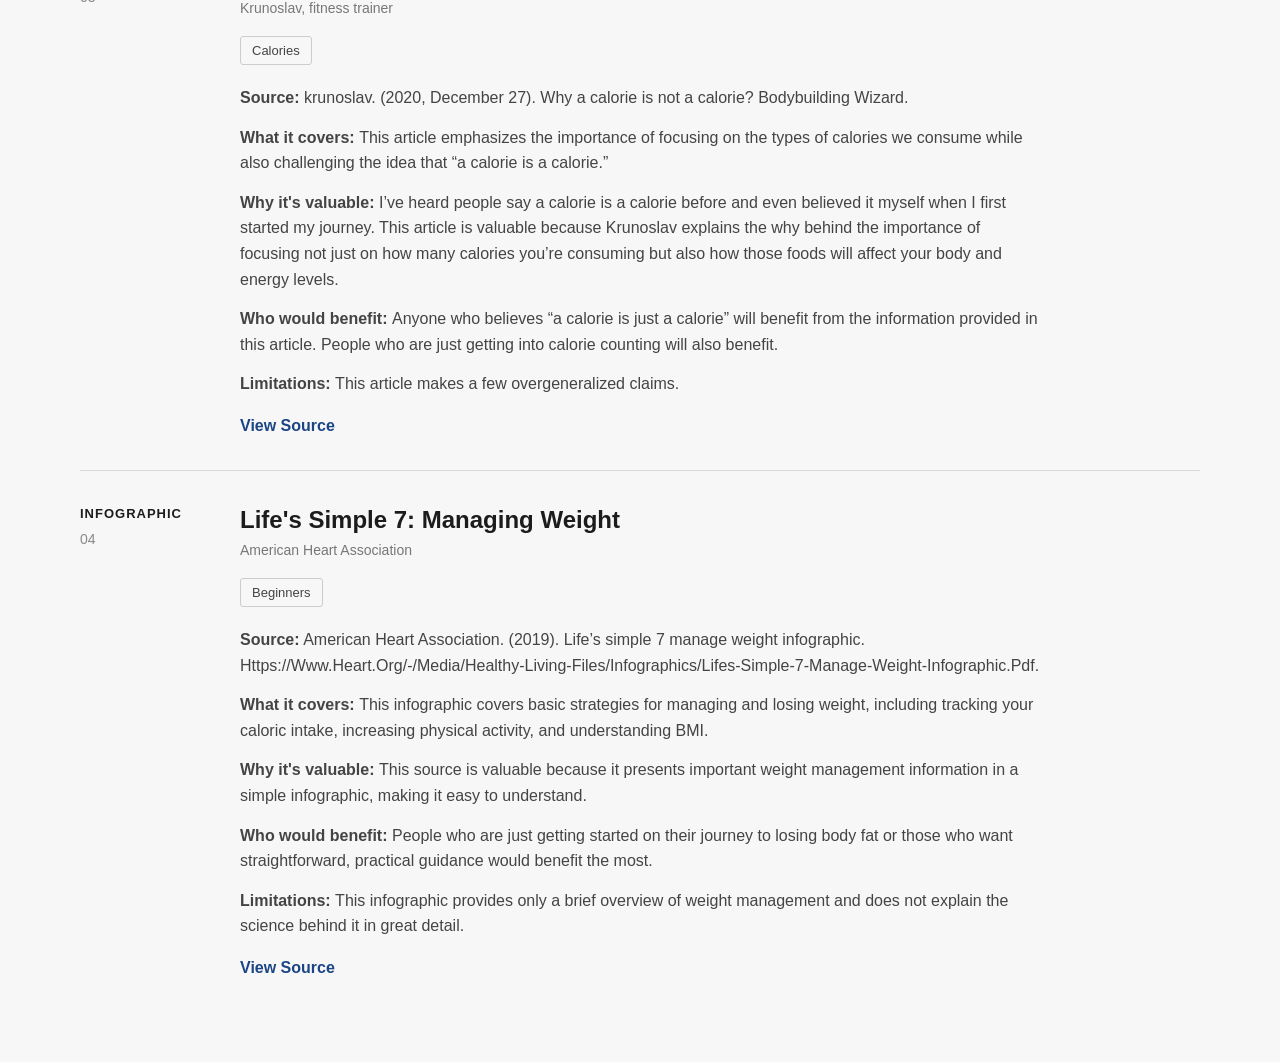
<file: overview.html>
<!DOCTYPE html>
<html lang="en">

<head>
    <meta charset="UTF-8">
    <meta name="viewport" content="width=device-width, initial-scale=1.0">
    <title>Losing Body Fat Overview|Curated Collection</title>
    <link rel="stylesheet" href="style.css">
</head>

<body>

    <header>
        <nav>
            <h2 class="logo">
                <a href="index.html">Losing Body Fat</a>
            </h2>
            <ul>
                <li><a href="index.html">Home</a></li>
                <li><a href="index.html#categories">Browse</a></li>
                <li><a href="index.html#about">About</a></li>
                <li><a href="synthesis.html">Beginner's Guide</a></li>
            </ul>
        </nav>
    </header>
    <main>
        <section class="category-header">
            <p class="section-label">Category 01</p>
            <h1>Losing Body Fat Overview</h1>
            <p class="category-description">
                Start with the fundamentals. These resources provide an introduction to losing body fat.
            </p>
            <div class="topic-tags">
                <span class="tags-label">Topics</span>
                <div class="tags">
                    <a href="#beginners">Beginners</a>
                    <a href="#setting-goals">Setting Goals</a>
                    <a href="#quick-watch">Quick Watch</a>
                    <a href="#calories">Calories</a>
                    <a href="#infographic">Infographics</a>
                </div>
            </div>
        </section>
        <section class="resource-section">
            <div class="resource-section-heading">
                <h2>Resources</h2>
                <p>4 sources</p>
            </div>
            <article class="resource-item">
                <div class="resource-meta">
                    <span class="resource-type" id="beginners">Web Article</span>
                    <span class="resource-number" id="setting-goals">01</span>
                </div>
                <div class="resource-content">
                    <h3>Steps for Losing Weight</h3>
                    <p class="resource-source">
                        Centers for Disease Control and Prevention
                    </p>
                    <div class="resource-tags">
                        <span>Beginners</span>
                        <span>Setting Goals</span>
                    </div>
                    <div class="resource-annotation">
                        <p>
                            <strong>Source:</strong>
                            Centers for Disease Control and Prevention. (2024, February 26). Steps
                            for losing
                            weight. Healthy Weight and
                            Growth. https://www.cdc.gov/healthy-weight-growth/losing-weight/index.html

                        </p>
                        <p>
                            <strong>What it covers:</strong>
                            This article by the CDC covers five steps that people should
                            take when trying to
                            lose weight.
                        </p>

                        <p>
                            <strong>Why it's valuable: </strong>
                            The CDC is a government organization that is respected by
                            many people, making
                            it a reliable source.
                            The steps are practical, simple, and able to be tailored to fit an individual’s lifestyle.
                        </p>

                        <p>
                            <strong>Who would benefit:</strong> People with busy lifestyles who are interested in losing
                            weight/body fat
                            would benefit because the
                            steps are very straightforward yet still allow room for customization.
                        </p>

                        <p>
                            <strong>Limitations:</strong> Steps aren’t specific. For example, it suggests tracking what
                            you
                            eat and your
                            sleep, but doesn’t specify
                            the nutrients you should aim for or the recommended hours of sleep one should strive to
                            achieve.
                        </p>

                        <a href="https://www.cdc.gov/healthy-weight-growth/losing-weight/index.html" target="_blank"
                            class="resource-link">View Source</a>
                    </div>
            </article>
            <article class="resource-item" id="body-leave">
                <div class="resource-meta">
                    <span class="resource-type" id="quick-watch">YouTube Video</span>
                    <span class="resource-number">02</span>
                </div>
                <div class="resource-content">
                    <h3>How Does Fat Actually Leave the Body? Where does the fat GO?</h3>
                    <p class="resource-source">
                        The Healthy Life on YouTube
                    </p>
                    <div class="resource-tags">
                        <span>Quick Watch</span>
                    </div>
                    <div class="resource-annotation">
                        <p>
                            <strong>Source:</strong>
                            The Healthy Life. (2017, December 30). How does fat actually leave the body? Where does the
                            fat GO? [Video]. YouTube.
                        </p>
                        <p>
                            <strong>What it covers: </strong>
                            This video covers how your body fat is released as carbon dioxide and water when you
                            exercise.
                        </p>
                        <p>
                            <strong>Why it's valuable: </strong>
                            It is a quick video that frames losing body fat as a simple task: move your body.
                        </p>
                        <p>
                            <strong>Who would benefit: </strong>
                            People who want a quick introduction to losing body fat that doesn’t require a lot of
                            reading or watching a long video.
                        </p>
                        <p>
                            <strong>Limitations: </strong>
                            It is a very general video and doesn’t provide specifics.
                        </p>
                    </div>
                    <a href="https://www.youtube.com/watch?v=OaNp_1mcxj0" target="_blank" class="resource-link">View
                        Source</a>
                </div>
            </article>
            <article class="resource-item" id="kruno">
                <div class="resource-meta">
                    <span class="resource-type" id="calories">Web Article</span>
                    <span class="resource-number">03</span>
                </div>
                <div class="resource-content">
                    <h3>Why a Calorie is Not a Calorie?</h3>
                    <p class="resource-source">
                        Krunoslav, fitness trainer
                    </p>
                    <div class="resource-tags">
                        <span>Calories</span>
                    </div>
                    <div class="resource-annotation">
                        <p>
                            <strong>Source:</strong>
                            krunoslav. (2020, December 27). Why a calorie is not a calorie? Bodybuilding Wizard.

                        </p>
                        <p>
                            <strong>What it covers: </strong>This article emphasizes the importance of focusing on the
                            types of calories we consume while also challenging the idea
                            that “a calorie is a calorie.”

                        </p>
                        <p>
                            <strong>Why it's valuable: </strong>
                            I’ve heard people say a calorie is a calorie before and even believed it myself when I first
                            started my journey. This
                            article is valuable because Krunoslav explains the why behind the importance of focusing not
                            just on how many calories
                            you’re consuming but also how those foods will affect your body and energy levels.
                        </p>
                        <p>
                            <strong>Who would benefit: </strong>
                            Anyone who believes “a calorie is just a calorie” will benefit from the information provided
                            in this article. People who
                            are just getting into calorie counting will also benefit.
                        </p>
                        <p>
                            <strong>Limitations: </strong>
                            This article makes a few overgeneralized claims.
                        </p>
                    </div>
                    <a href="https://bodybuilding-wizard.com/why-a-calorie-is-not-a-calorie/" target="_blank"
                        class="resource-link">View Source</a>
                </div>
            </article>
            <article class="resource-item" id="american">
                <div class="resource-meta">
                    <span class="resource-type" id="infographic">Infographic</span>
                    <span class="resource-number">04</span>
                </div>
                <div class="resource-content">
                    <h3>Life's Simple 7: Managing Weight</h3>
                    <p class="resource-source">
                        American Heart Association
                    </p>
                    <div class="resource-tags">
                        <span>Beginners</span>
                    </div>
                    <div class="resource-annotation">
                        <p>
                            <strong>Source:</strong>
                            American Heart Association. (2019). Life’s simple 7 manage weight infographic.
                            Https://Www.Heart.Org/-/Media/Healthy-Living-Files/Infographics/Lifes-Simple-7-Manage-Weight-Infographic.Pdf.

                        </p>
                        <p>
                            <strong>What it covers: </strong>
                            This infographic covers basic strategies for managing and losing weight, including tracking
                            your caloric intake, increasing physical activity, and understanding BMI.
                        </p>
                        <p>
                            <strong>Why it's valuable: </strong>
                            This source is valuable because it presents important weight management information in a
                            simple infographic, making it easy to understand.
                        </p>
                        <p>
                            <strong>Who would benefit: </strong>
                            People who are just getting started on their journey to losing body fat or those who want
                            straightforward, practical guidance would benefit the most.
                        </p>
                        <p>
                            <strong>Limitations: </strong>
                            This infographic provides only a brief overview of weight management and does not explain
                            the science behind it in great detail.
                        </p>
                    </div>
                    <a href="https://www.heart.org/-/media/Healthy-Living-Files/Infographics/Lifes-Simple-7-Manage-Weight-Infographic.pdf"
                        target="_blank" class="resource-link">View Source</a>
                </div>
            </article>
            <!--<article class="resource-item">
                <div class="resource-meta">
                    <span class="resource-type">Life's Simple 7 Infographic</span>
                    <span class="resource-number">03</span>
                </div>
                <div class="resource-content">
                    <h3>(Insert title)</h3>
                    <p class="resource-source">
                        (Insert Author/Org)
                    </p>
                    <div class="resource-tags">
                        <span>Protein</span>
                        <span>Muscle Retention</span>
                    </div>
                    <div class="resource-annotation">
                        <p>
                            <strong>Source:</strong>
                        </p>
                        <p>
                            <strong>What it covers: </strong>
                        </p>
                        <p>
                            <strong>Why it's valuable: </strong>
                        </p>
                        <p>
                            <strong>Who would benefit: </strong>
                        </p>
                        <p>
                            <strong>Limitations: </strong>
                        </p>
                    </div>
                    <a href="" target="_blank" class="resource-link">View Source</a>
                </div>
            </article>-->
        </section>
    </main>

</body>
</file>
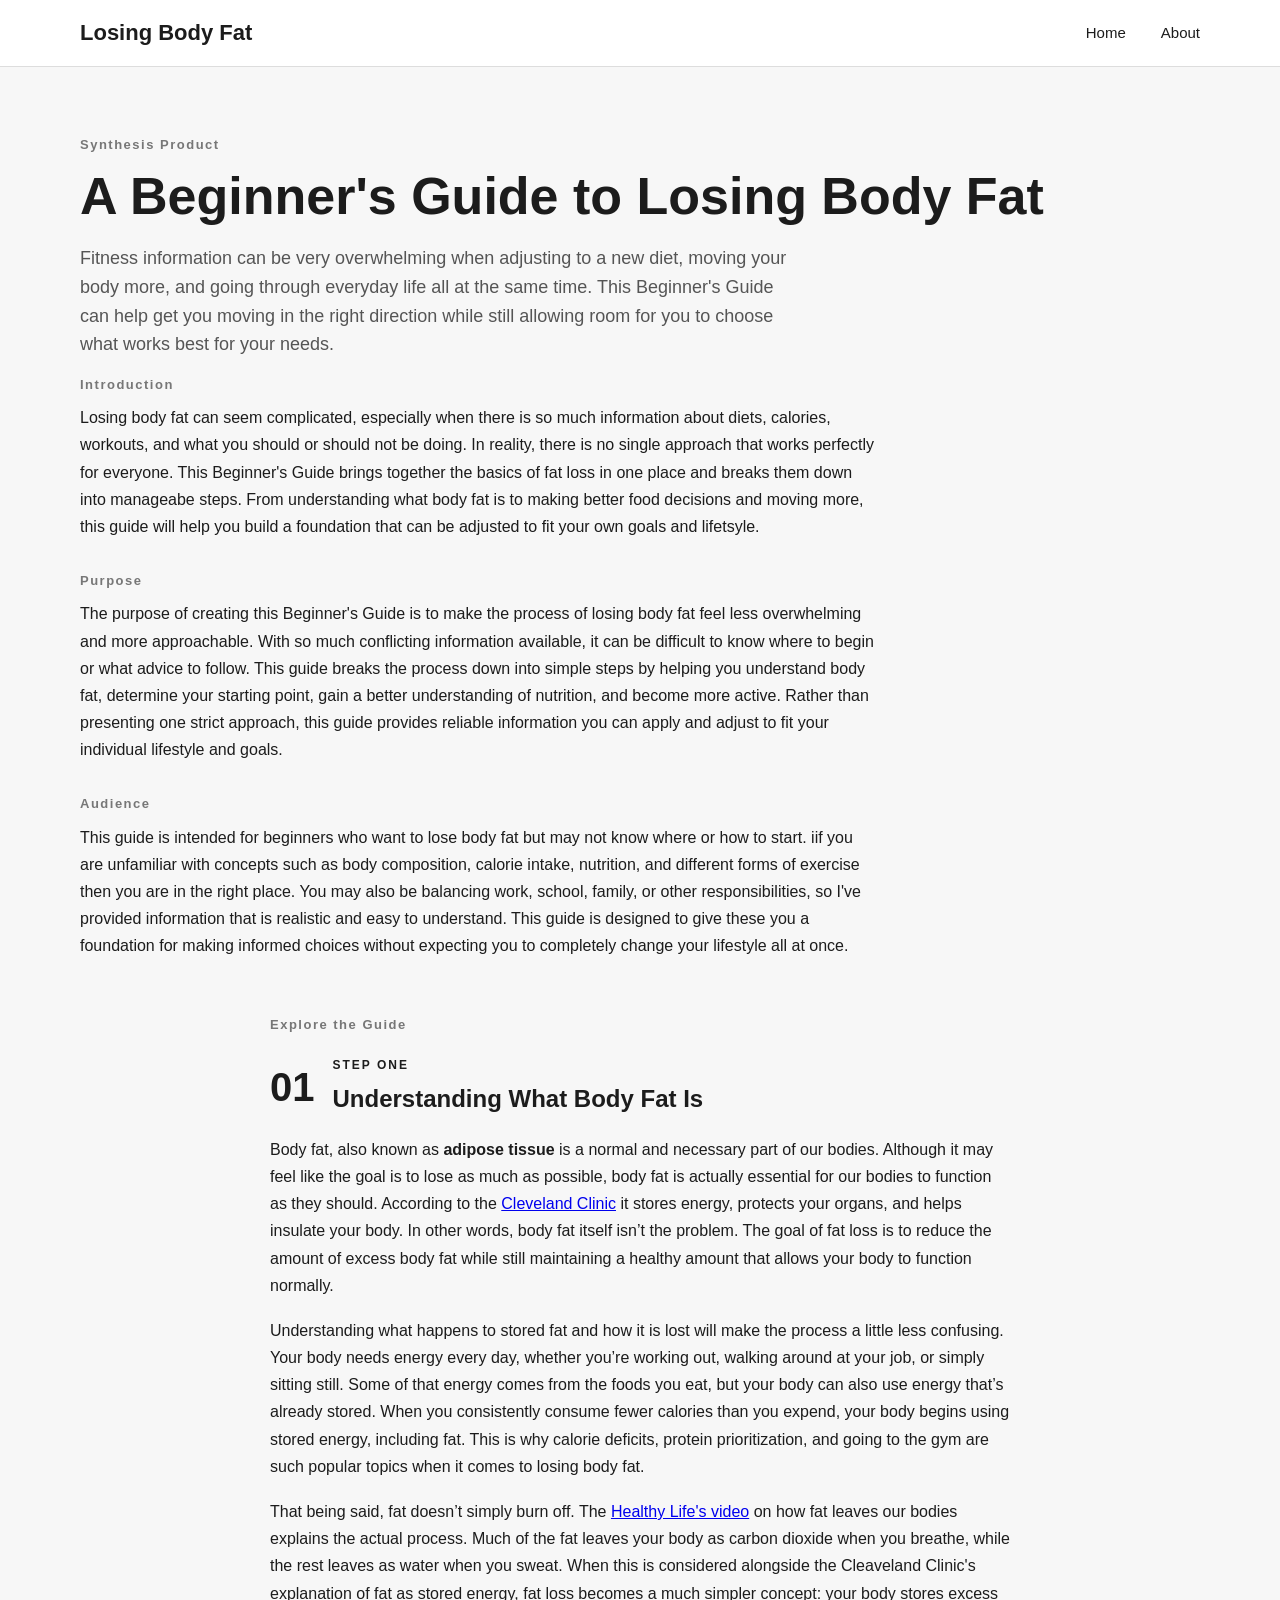
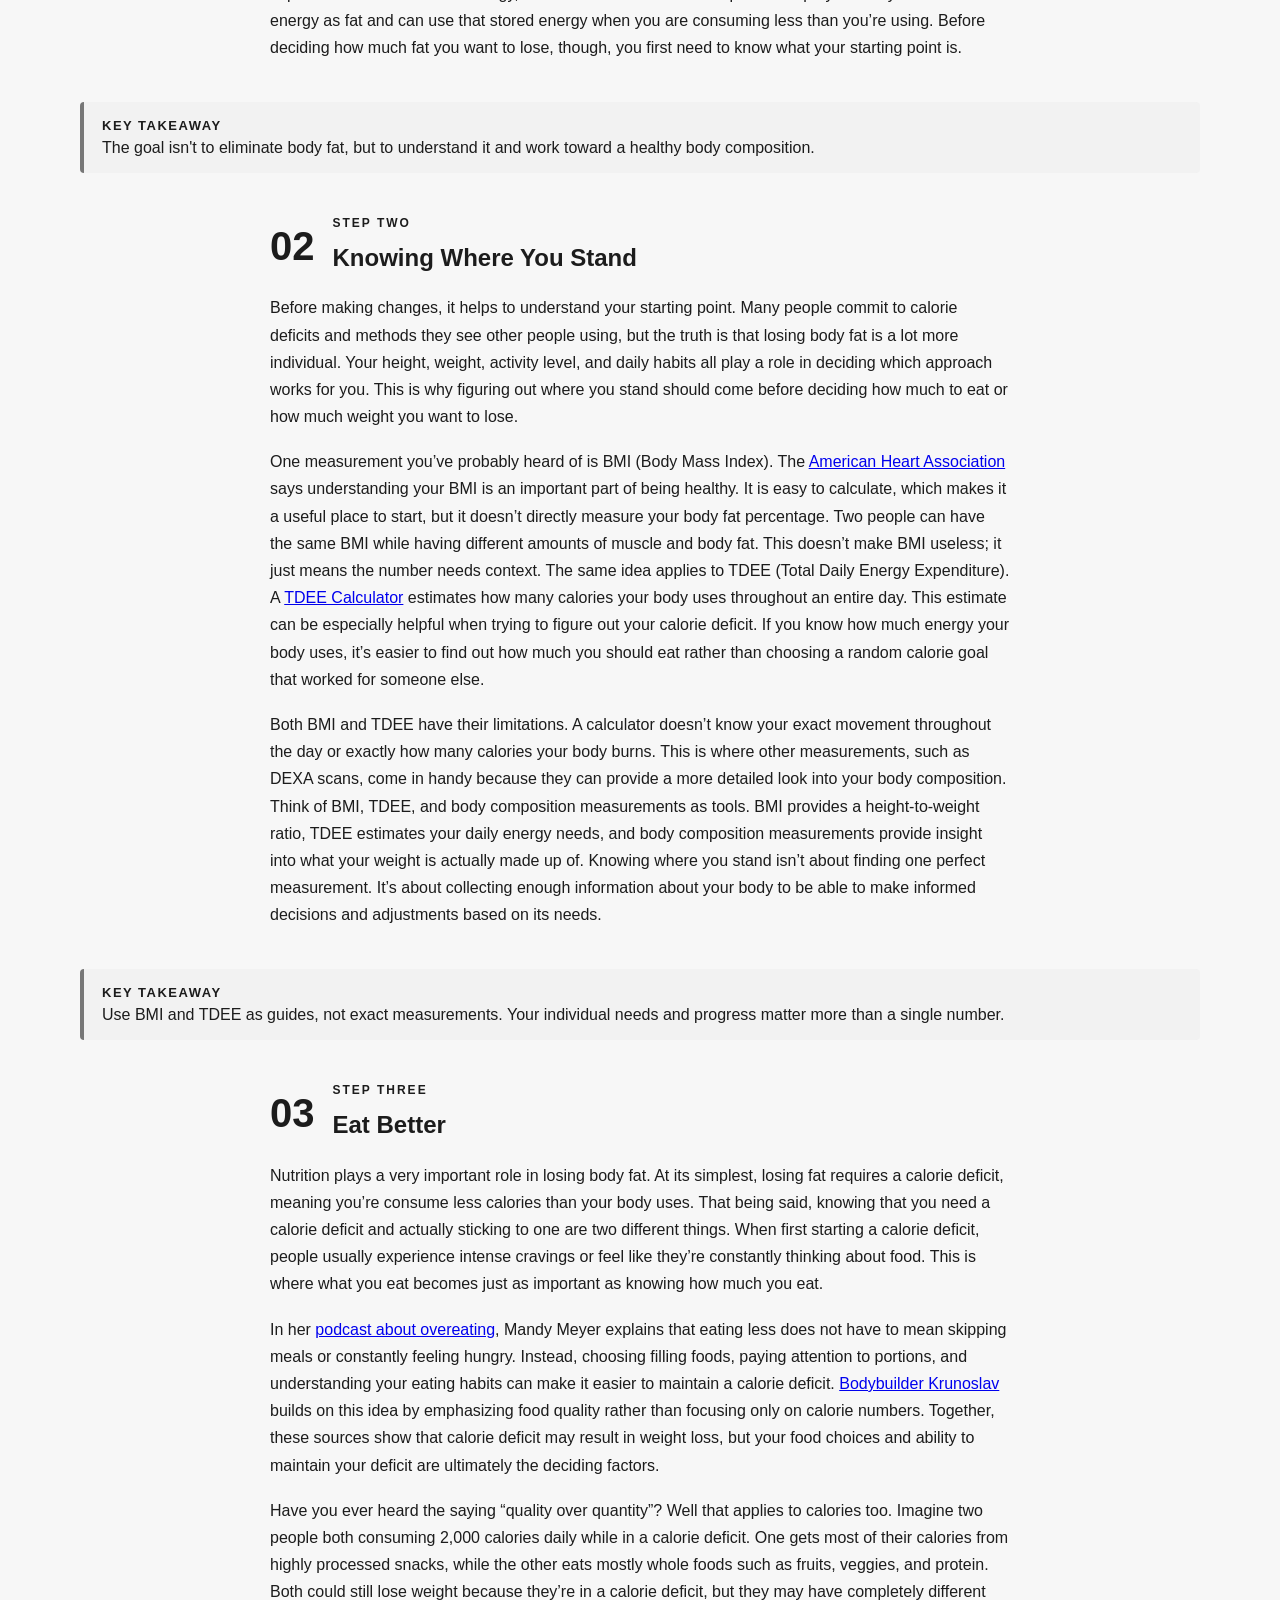
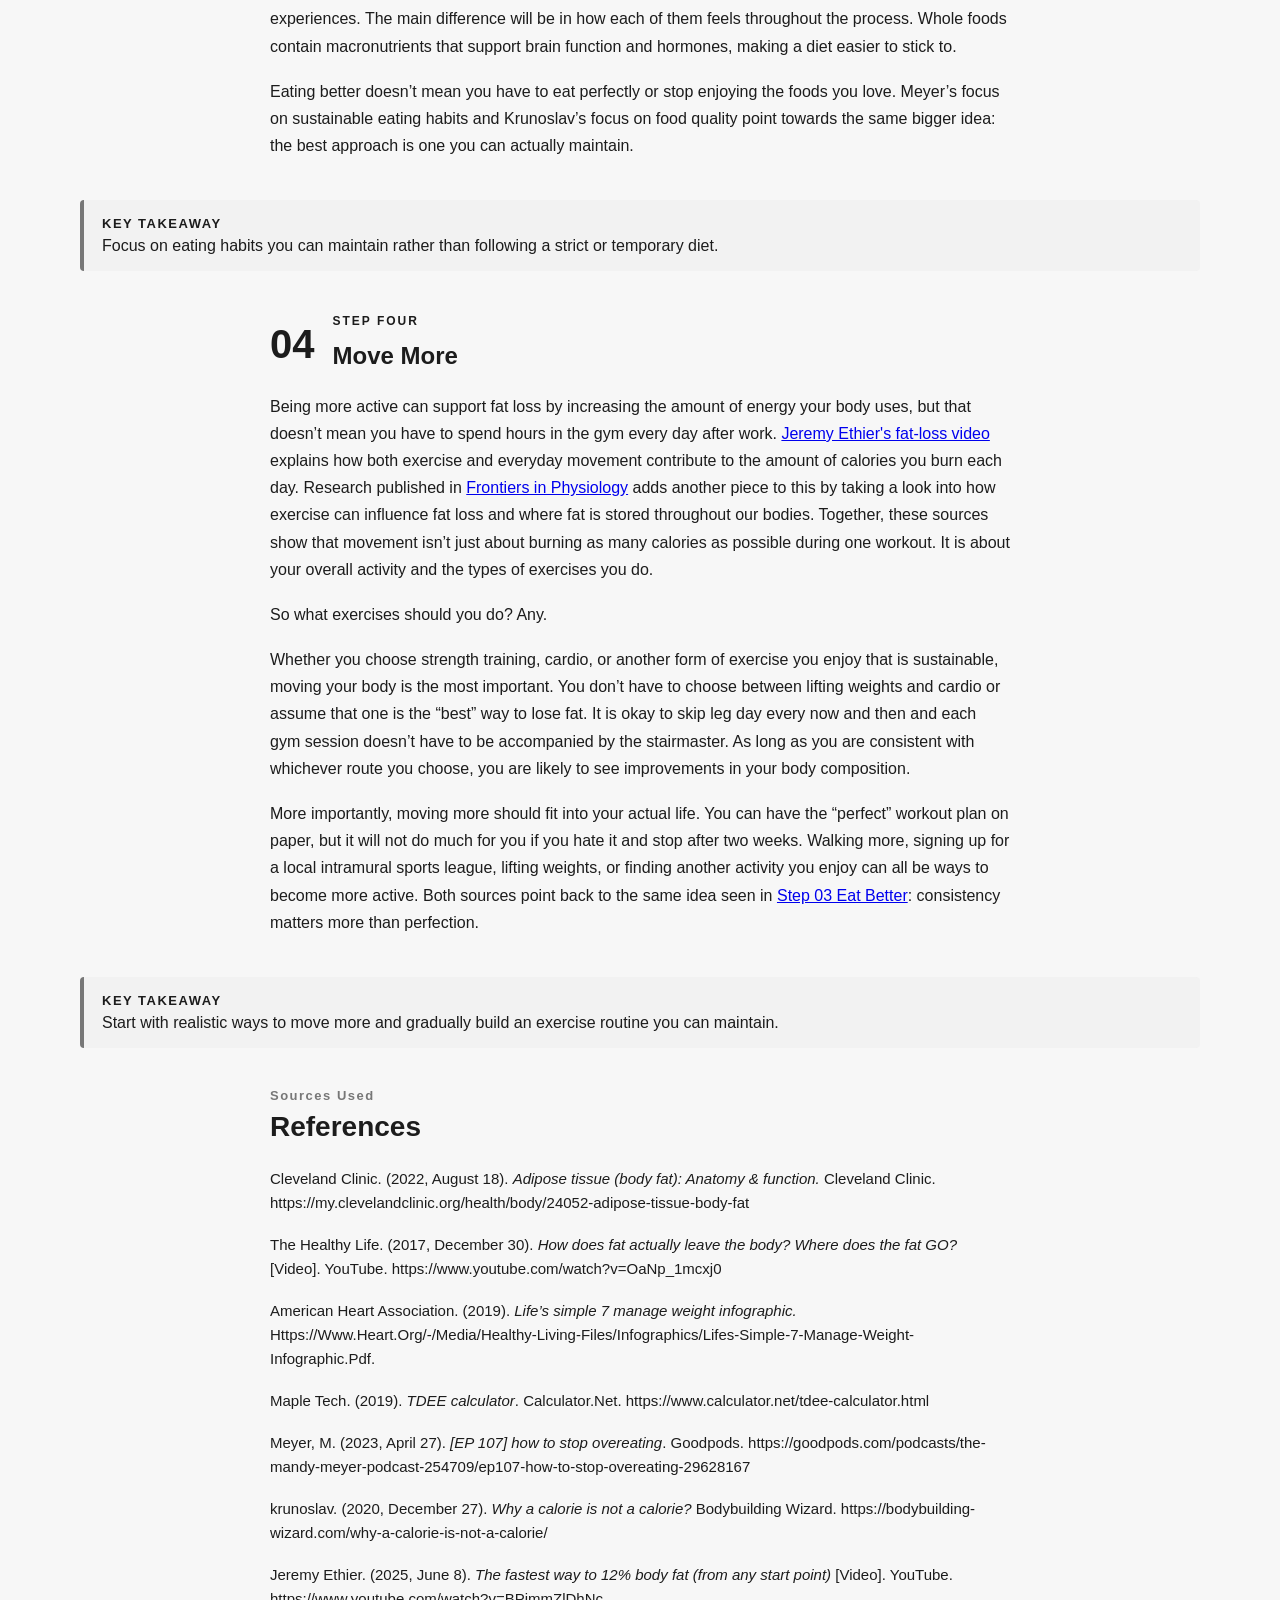
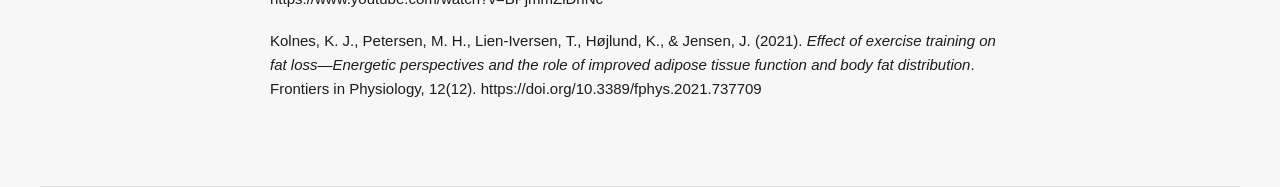
<file: synthesis.html>
<!DOCTYPE html>
<html lang="en">

<head>
    <meta charset="UTF-8">
    <meta name="viewport" content="width=device-width, initial-scale=1.0">
    <title>Losing Body Fat|Curated Collection</title>
    <link rel="stylesheet" href="style.css">
</head>

<body>

    <header>
        <nav>
            <h2 class="logo">Losing Body Fat</h2>
            <ul>
                <li><a href="index.html">Home</a></li>
                <li><a href="#about">About</a></li>
            </ul>
        </nav>
    </header>

    <main>
        <section class="hero" id="home">
            <div class="hero-collection">
                <p class="collection-label">Synthesis Product</p>
                <h1>A Beginner's Guide to Losing Body Fat</h1>
                <p class="collection-intro">
                    Fitness information can be very
                    overwhelming when adjusting to a new diet, moving your body more, and going through
                    everyday life all at the same time. This Beginner's Guide can help get you moving in the right
                    direction while
                    still allowing room for you to choose what works best for your needs.
                </p>
            </div>
            <section class="synthesis">
                <div class="synthesis-content">
                    <p class="synthesis-label">Introduction</p>
                    <p>Losing body fat can seem complicated, especially when there is so much information about diets,
                        calories, workouts, and what you should or should not be doing. In reality, there is no single
                        approach that works perfectly for everyone. This Beginner's Guide brings together the basics of
                        fat loss in one place and breaks them down into manageabe steps. From understanding what body
                        fat is to making better food decisions and moving more, this guide will help you build a
                        foundation that can be adjusted to fit your own goals and lifetsyle.
                    </p>
                </div>
            </section>
            <section class="synthesis">
                <div class="synthesis-content">
                    <p class="synthesis-label">Purpose</p>
                    <p>The purpose of creating this Beginner's Guide is to make the process of losing body fat feel less
                        overwhelming and more approachable. With so much conflicting information available, it can be
                        difficult to know where to begin or what advice to follow. This guide breaks the process down
                        into simple steps by helping you understand body fat, determine your starting point, gain a
                        better understanding of nutrition, and become more active. Rather than presenting one strict
                        approach, this guide
                        provides reliable information you can apply and adjust to fit your individual lifestyle
                        and goals.
                    </p>
                </div>
            </section>
            <section class="synthesis">
                <div class="synthesis-content">
                    <p class="synthesis-label">Audience</p>
                    <p>This guide is intended for beginners who want to lose body fat but may not know where or how to
                        start. iif you are unfamiliar with concepts such as body composition,
                        calorie intake, nutrition, and different forms of exercise then you are in the right place. You
                        may also be balancing work,
                        school, family, or other responsibilities, so I've provided information that is realistic and
                        easy
                        to understand. This guide is designed to give these you a foundation for making informed
                        choices without expecting you to completely change your lifestyle all at once.
                </div>
            </section>
            <section class="intro">
                <div class="intro-content">
                    <p class="section-label">Explore the Guide</p>
                    <div class="step-heading">
                        <span class="step-number">01</span>
                        <div>
                            <p class="step-label">Step One</p>
                            <h2>Understanding What Body Fat Is</h2>
                        </div>
                    </div>
                    <p>Body fat, also known as <strong> adipose tissue</strong> is a normal and necessary part of our
                        bodies. Although it may feel like the goal
                        is to lose as much as possible, body fat is actually essential for our bodies to function as
                        they should. According to
                        the <a href="definitions.html#adipose-tissue">Cleveland Clinic</a> it stores energy, protects
                        your organs, and helps insulate your body. In
                        other words, body fat
                        itself isn’t the problem. The goal of fat loss is to reduce the amount of excess body fat while
                        still maintaining a
                        healthy amount that allows your body to function normally.
                    </p>

                    <p>Understanding what happens to stored fat and how it is lost will make the process a little less
                        confusing. Your body
                        needs energy every day, whether you’re working out, walking around at your job, or simply
                        sitting still. Some of that
                        energy comes from the foods you eat, but your body can also use energy that’s already stored.
                        When you consistently
                        consume fewer calories than you expend, your body begins using stored energy, including fat.
                        This is why calorie
                        deficits, protein prioritization, and going to the gym are such popular topics when it comes to
                        losing body fat.
                    </p>


                    <p>That being said, fat doesn’t simply burn off. The <a href="overview.html#body-leave">Healthy
                            Life's video</a> on how fat leaves our
                        bodies explains the actual
                        process. Much of the fat leaves your body as carbon dioxide when you breathe, while the rest
                        leaves as water when you
                        sweat. When this is considered alongside the Cleaveland Clinic's explanation of fat as stored
                        energy, fat loss becomes a
                        much simpler concept: your body stores excess energy as fat and can use that stored energy when
                        you are consuming less
                        than you’re using. Before deciding how much fat you want to lose, though, you first need to know
                        what your starting
                        point is.
                    </p>
                </div>
                <div class="key-takeaway">
                    <p class="takeaway-label">Key Takeaway</p>
                    <p>
                        The goal isn't to eliminate body fat, but to understand it and work toward a healthy body
                        composition.
                    </p>
                </div>
                <div class="intro-content">
                    <div class="step-heading">
                        <span class="step-number">02</span>
                        <div>
                            <p class="step-label">Step Two</p>
                            <h2>Knowing Where You Stand</h2>
                        </div>
                    </div>
                    <p>
                        Before making changes, it helps to understand your starting point. Many people commit to calorie
                        deficits and methods
                        they see other people using, but the truth is that losing body fat is a lot more individual.
                        Your height, weight,
                        activity level, and daily habits all play a role in deciding which approach works for you. This
                        is why figuring out
                        where you stand should come before deciding how much to eat or how much weight you want to lose.
                    </p>

                    <p>
                        One measurement you’ve probably heard of is BMI (Body Mass Index). The <a
                            href="overview.html#american">American Heart Association</a> says understanding
                        your BMI is an important part of being healthy. It is easy to calculate, which makes it a useful
                        place to start, but it
                        doesn’t directly measure your body fat percentage. Two people can have the same BMI while having
                        different amounts of
                        muscle and body fat. This doesn’t make BMI useless; it just means the number needs context. The
                        same idea applies to
                        TDEE (Total Daily Energy Expenditure). A <a href="addresources.html#tdee">TDEE Calculator</a>
                        estimates how many calories your body
                        uses throughout an entire
                        day. This estimate can be especially helpful when trying to figure out your calorie deficit. If
                        you know how much energy
                        your body uses, it’s easier to find out how much you should eat rather than choosing a random
                        calorie goal that worked
                        for someone else.
                    </p>


                    <p>
                        Both BMI and TDEE have their limitations. A calculator doesn’t know your exact movement
                        throughout the day or exactly
                        how many calories your body burns. This is where other measurements, such as DEXA scans, come in
                        handy because they can
                        provide a more detailed look into your body composition. Think of BMI, TDEE, and body
                        composition measurements as tools.
                        BMI provides a height-to-weight ratio, TDEE estimates your daily energy needs, and body
                        composition measurements provide
                        insight into what your weight is actually made up of. Knowing where you stand isn’t about
                        finding one perfect
                        measurement. It’s about collecting enough information about your body to be able to make
                        informed decisions and
                        adjustments based on its needs.
                    </p>
                </div>
                <div class="key-takeaway">
                    <p class="takeaway-label">Key Takeaway</p>
                    <p>
                        Use BMI and TDEE as guides, not exact measurements. Your individual needs and progress matter
                        more than a single number.
                    </p>
                </div>
                <div class="intro-content">
                    <div class="step-heading">
                        <span class="step-number" id="eat">03</span>
                        <div>
                            <p class="step-label">Step Three</p>
                            <h2>Eat Better</h2>
                        </div>
                    </div>
                    <p>
                        Nutrition plays a very important role in losing body fat. At its simplest, losing fat requires a
                        calorie deficit,
                        meaning you’re consume less calories than your body uses. That being said, knowing that you need
                        a calorie deficit and
                        actually sticking to one are two different things. When first starting a calorie deficit, people
                        usually experience
                        intense cravings or feel like they’re constantly thinking about food. This is where what you eat
                        becomes just as
                        important as knowing how much you eat.
                    </p>

                    <p>
                        In her <a href="nutrition.html#overeating">podcast about overeating</a>, Mandy Meyer explains
                        that eating less does not have to mean
                        skipping meals or constantly
                        feeling hungry. Instead, choosing filling foods, paying attention to portions, and understanding
                        your eating habits can
                        make it easier to maintain a calorie deficit. <a href="overview.html#kruno">Bodybuilder
                            Krunoslav</a> builds on this idea by
                        emphasizing food quality rather
                        than focusing only on calorie numbers. Together, these sources show that calorie deficit may
                        result in weight loss, but
                        your food choices and ability to maintain your deficit are ultimately the deciding factors.
                    </p>
                    <p>
                        Have you ever heard the saying “quality over quantity”? Well that applies to calories too.
                        Imagine two people both
                        consuming 2,000 calories daily while in a calorie deficit. One gets most of their calories from
                        highly processed snacks,
                        while the other eats mostly whole foods such as fruits, veggies, and protein. Both could still
                        lose weight because
                        they’re in a calorie deficit, but they may have completely different experiences. The main
                        difference will be in how
                        each of them feels throughout the process. Whole foods contain macronutrients that support brain
                        function and hormones,
                        making a diet easier to stick to.
                    </p>
                    <p>
                        Eating better doesn’t mean you have to eat perfectly or stop enjoying the foods you love.
                        Meyer’s focus on sustainable
                        eating habits and Krunoslav’s focus on food quality point towards the same bigger idea: the best
                        approach is one you can
                        actually maintain.
                    </p>
                </div>
                <div class="key-takeaway">
                    <p class="takeaway-label">Key Takeaway</p>
                    <p>
                        Focus on eating habits you can maintain rather than following a strict or temporary diet.
                    </p>
                </div>
                <div class="intro-content">
                    <div class="step-heading">
                        <span class="step-number">04</span>
                        <div>
                            <p class="step-label">Step Four</p>
                            <h2>Move More</h2>
                        </div>
                    </div>
                    <p>
                        Being more active can support fat loss by increasing the amount of energy your body uses, but
                        that doesn’t mean you have
                        to spend hours in the gym every day after work. <a href="exercise.html#jerm">Jeremy Ethier's
                            fat-loss video</a> explains how both
                        exercise and everyday
                        movement contribute to the amount of calories you burn each day. Research published in <a
                            href="exercise.html#frontiers">Frontiers
                            in Physiology</a> adds
                        another piece to this by taking a look into how exercise can influence fat loss and where fat is
                        stored throughout our
                        bodies. Together, these sources show that movement isn’t just about burning as many calories as
                        possible during one
                        workout. It is about your overall activity and the types of exercises you do.
                    </p>
                    <p>
                        So what exercises should you do? Any.
                    </p>
                    <p>
                        Whether you choose strength training, cardio, or another form of exercise you enjoy that is
                        sustainable, moving your
                        body is the most important. You don’t have to choose between lifting weights and cardio or
                        assume that one is the “best”
                        way to lose fat. It is okay to skip leg day every now and then and each gym session doesn’t have
                        to be accompanied by
                        the stairmaster. As long as you are consistent with whichever route you choose, you are likely
                        to see improvements in
                        your body composition.
                    </p>
                    <p>
                        More importantly, moving more should fit into your actual life. You can have the “perfect”
                        workout plan on paper, but it
                        will not do much for you if you hate it and stop after two weeks. Walking more, signing up for a
                        local intramural sports
                        league, lifting weights, or finding another activity you enjoy can all be ways to become more
                        active. Both sources point
                        back to the same idea seen in <a href="#eat">Step 03 Eat Better</a>: consistency matters more
                        than perfection.
                    </p>
                </div>
                <div class="key-takeaway">
                    <p class="takeaway-label">Key Takeaway</p>
                    <p>
                        Start with realistic ways to move more and gradually build an exercise routine you can maintain.
                    </p>
                </div>

            </section>
            <section class="references">
                <div class="references-content">
                    <p class="section-label">Sources Used</p>
                    <h2>References</h2>
                    <div class="reference-list">
                        <div class="reference-item">
                            <p>
                                Cleveland Clinic. (2022, August 18). <em>Adipose tissue (body fat): Anatomy &
                                    function.</em>
                                Cleveland Clinic.
                                https://my.clevelandclinic.org/health/body/24052-adipose-tissue-body-fat
                            </p>
                        </div>
                        <div class="reference-item">
                            <p>
                                The Healthy Life. (2017, December 30). <em>How does fat actually leave the body? Where
                                    does
                                    the fat GO?</em> [Video]. YouTube.
                                https://www.youtube.com/watch?v=OaNp_1mcxj0
                            </p>
                        </div>
                        <div class="reference-item">
                            <p>
                                American Heart Association. (2019). <em>Life’s simple 7 manage weight infographic.</em>
                                Https://Www.Heart.Org/-/Media/Healthy-Living-Files/Infographics/Lifes-Simple-7-Manage-Weight-Infographic.Pdf.
                            </p>
                        </div>
                        <div class="reference-item">
                            <p>
                                Maple Tech. (2019). <em>TDEE calculator</em>. Calculator.Net.
                                https://www.calculator.net/tdee-calculator.html
                            </p>
                        </div>
                        <div class="reference-item">
                            <p>
                                Meyer, M. (2023, April 27). <em>[EP 107] how to stop overeating</em>. Goodpods.
                                https://goodpods.com/podcasts/the-mandy-meyer-podcast-254709/ep107-how-to-stop-overeating-29628167
                            </p>
                        </div>
                        <div class="reference-item">
                            <p>
                                krunoslav. (2020, December 27). <em>Why a calorie is not a calorie?</em> Bodybuilding
                                Wizard.
                                https://bodybuilding-wizard.com/why-a-calorie-is-not-a-calorie/
                            </p>
                        </div>
                        <div class="reference-item">
                            <p>
                                Jeremy Ethier. (2025, June 8). <em>The fastest way to 12% body fat (from any start
                                    point)</em>
                                [Video]. YouTube.
                                https://www.youtube.com/watch?v=BPjmmZlDhNc
                            </p>
                        </div>
                        <div class="reference-item">
                            <p>
                                Kolnes, K. J., Petersen, M. H., Lien-Iversen, T., Højlund, K., & Jensen, J. (2021).
                                <em>Effect of exercise training on fat
                                    loss—Energetic perspectives and the role of improved adipose tissue function and
                                    body
                                    fat distribution</em>. Frontiers in
                                Physiology, 12(12). https://doi.org/10.3389/fphys.2021.737709
                            </p>
                        </div>
                    </div>
                </div>
            </section>
    </main>
</body>
</file>
<file: style.css>
* {
    margin: 0;
    padding: 0;
    box-sizing: border-box;
}

html {
    scroll-behavior: smooth;
}

body {
    font-family: Arial, Helvetica, sans-serif;
    color: #1c1c1c;
    background-color: #f7f7f7;
}

/* Nav styles*/
header {
    background-color: #ffffff;
    border-bottom: 1px solid #dddddd;
}

nav {
    max-width: 1200px;
    margin: 0 auto;
    padding: 20px 40px;
    display: flex;
    justify-content: space-between;
    align-items: center;
}

.logo {
    font-size: 22px;
}

nav ul {
    display: flex;
    list-style: none;
    gap: 35px;
}

nav a {
    text-decoration: none;
    color: #1c1c1c;
    font-size: 15px;
}

nav a:hover {
    opacity: 0.6;
}

/* HERO styles*/
.hero {
    max-width: 1200px;
    margin: 0 auto;
    padding: 70px 40px 45px;
    border-bottom: 1px solid #dcdcdc;
}

.collection-label {
    font-size: 13px;
    font-weight: bold;
    letter-spacing: 1.5px;
    color: #777;
    margin-bottom: 14px;
}

.hero h1 {
    font-size: 52px;
    margin-bottom: 18px;
}

.collection-intro {
    max-width: 720px;
    font-size: 18px;
    line-height: 1.6;
    color: #555;
}

.resource-overview {
    display: flex;
    gap: 50px;
    margin-top: 45px;
}

.overview-item {
    display: flex;
    flex-direction: column;
}

.overview-number {
    font-size: 28px;
    font-weight: bold;
}

.overview-label {
    font-size: 14px;
    color: #777;
    margin-top: 4px;
}

.hero-plc {
    display: flex;
    justify-content: center;
    align-items: center;
}

/*CATEGORY/topic styles*/
.categories {
    max-width: 1200px;
    margin: 0 auto;
    padding: 60px 40px;
}

.section-label,
.synthesis-label {
    font-size: 13px;
    font-weight: bold;
    letter-spacing: 1.5px;
    color: #777;
    margin-bottom: 8px;
}

.categories h2 {
    font-size: 32px;
    margin-bottom: 35px;
}


.category-list {
    border-top: 1px solid #d8d8d8;
}

.category-item {
    display: grid;
    grid-template-columns: 60px 1fr 40px;
    align-items: center;
    gap: 20px;
    padding: 28px 5px;
    border-bottom: 1px solid #d8d8d8;
    color: #1c1c1c;
    text-decoration: none;
    transition: padding 0.2s ease;
}

.category-number {
    font-size: 14px;
    color: #888;
}

.category-item h3 {
    font-size: 21px;
    margin-bottom: 7px;
}

.category-item p {
    font-size: 15px;
    line-height: 1.5;
    color: #666;
}

.arrow {
    font-size: 22px;
    text-align: right;
}

.category-item:hover {
    padding-left: 12px;
}

category-item:hover h3 {
    text-decoration: underline;
}

/*Category page styles)*/
.category-header {
    max-width: 1200px;
    margin: 0 auto;
    padding: 70px 40px 50px;
    border-bottom: 1px solid #d8d8d8;
}

.category-header h1 {
    font-size: 48px;
    margin-bottom: 18px;
}

.category-description {
    max-width: 700px;
    font-size: 18px;
    line-height: 1.6;
    color: #666;
}

.resource-section {
    max-width: 1200px;
    margin: 0 auto;
    padding: 50px 40px;
}

.resource-section-heading {
    display: flex;
    justify-content: space-between;
    align-items: center;
    margin-bottom: 20px;
}

.resource-section-heading h2 {
    font-size: 28px;
}

.resource-section-heading p {
    color: #777;
    font-size: 14px;
}

/*repeatable section styles*/
.resource-item {
    display: grid;
    grid-template-columns: 120px 1fr;
    gap: 40px;
    padding: 35px 0;
    border-top: 1px solid #d8d8d8;
}

.resource-meta {
    display: flex;
    flex-direction: column;
    gap: 10px;
}

.resource-type {
    font-size: 13px;
    font-weight: bold;
    text-transform: uppercase;
    letter-spacing: 1px;
}

.resource-number {
    font-size: 14px;
    color: #888;
}

.resource-content h3 {
    font-size: 24px;
    margin-bottom: 8px;
}

.resource-source {
    font-size: 14px;
    color: #777;
    margin-bottom: 20px;
}

.resource-annotation {
    max-width: 800px;
    font-size: 16px;
    line-height: 1.7;
    color: #444;
    margin-bottom: 20px;
}

.resource-link {
    color: #1b4585;
    text-decoration: none;
    font-weight: bold;
}

.resource-link:hover {
    text-decoration: underline;
}

/*Resource tags*/
.topic-tags {
    margin-top: 30px;
}

.tags-label {
    display: block;
    font-size: 12px;
    font-weight: bold;
    letter-spacing: 1px;
    color: #777;
    margin-bottom: 10px;
}

.tags {
    display: flex;
    flex-wrap: wrap;
    gap: 8px;
}

.tags a,
.resource-tags span {
    display: inline-block;
    padding: 6px 11px;
    border: 1px solid #cccccc;
    border-radius: 3px;
    font-size: 13px;
    color: #444;
    text-decoration: none;

}

.tags a:hover {
    background-color: #eeeeee;
}

.resource-tags {
    display: flex;
    flex-wrap: wrap;
    gap: 7px;
    margin-bottom: 18px;
}

.resource-annotation {
    margin: 20px 0;
    max-width: 800px;
}

.resource-annotation p {
    margin-bottom: 14px;
    line-height: 1.6;
}

.resource-annotation strong {
    font-weight: 600;
}

/*Intro Section styles*/
.synthesis-content {
    max-width: 800px;
    padding: 15px 0px;
    line-height: 1.7;
}

.intro-content {
    max-width: 800px;
    margin: 0 auto;
    padding: 40px 30px 15px;
    line-height: 1.7;
}

.intro-content>p {
    margin-bottom: 18px;
}

.step-heading {
    display: flex;
    align-items: center;
    gap: 18px;
    margin: 0 0 16px;
}

.step-number {
    font-size: 40px;
    font-weight: 700;
    line-height: 1;
}

.step-label {
    margin: 0 0 4px;
    font-size: 12px;
    font-weight: 700;
    text-transform: uppercase;
    letter-spacing: 2px;
}

.step-heading h2 {
    margin: 0;
}

.key-takeaway {
    margin: 8px 0 0;
    padding: 16px 18px;
    border-left: 4px solid #777;
    background-color: #f2f2f2;
    border-radius: 4px;
}

.takeaway-label {
    margin: 0 0 6px;
    font-size: 13px;
    font-weight: 700;
    letter-spacing: 1.5px;
    text-transform: uppercase;
}

.key-takeaway p:last child {
    margin: 0;
    font-size: 16px;
    font-weight: 600;
    line-height: 1.6;
}

/*References section*/
.references-content {
    max-width: 800px;
    margin: 0 auto;
    padding: 40px 30px;
}

.references-content h2 {
    margin: 4px 0 24px;
    font-size: 28px;
    font-weight: 700;
}

.reference-list {
    display: flex;
    flex-direction: column;
    gap: 18px;
}

.reference-item p {
    margin: 0;
    line-height: 1.6;
    font-size: 15px;
}
</file>
